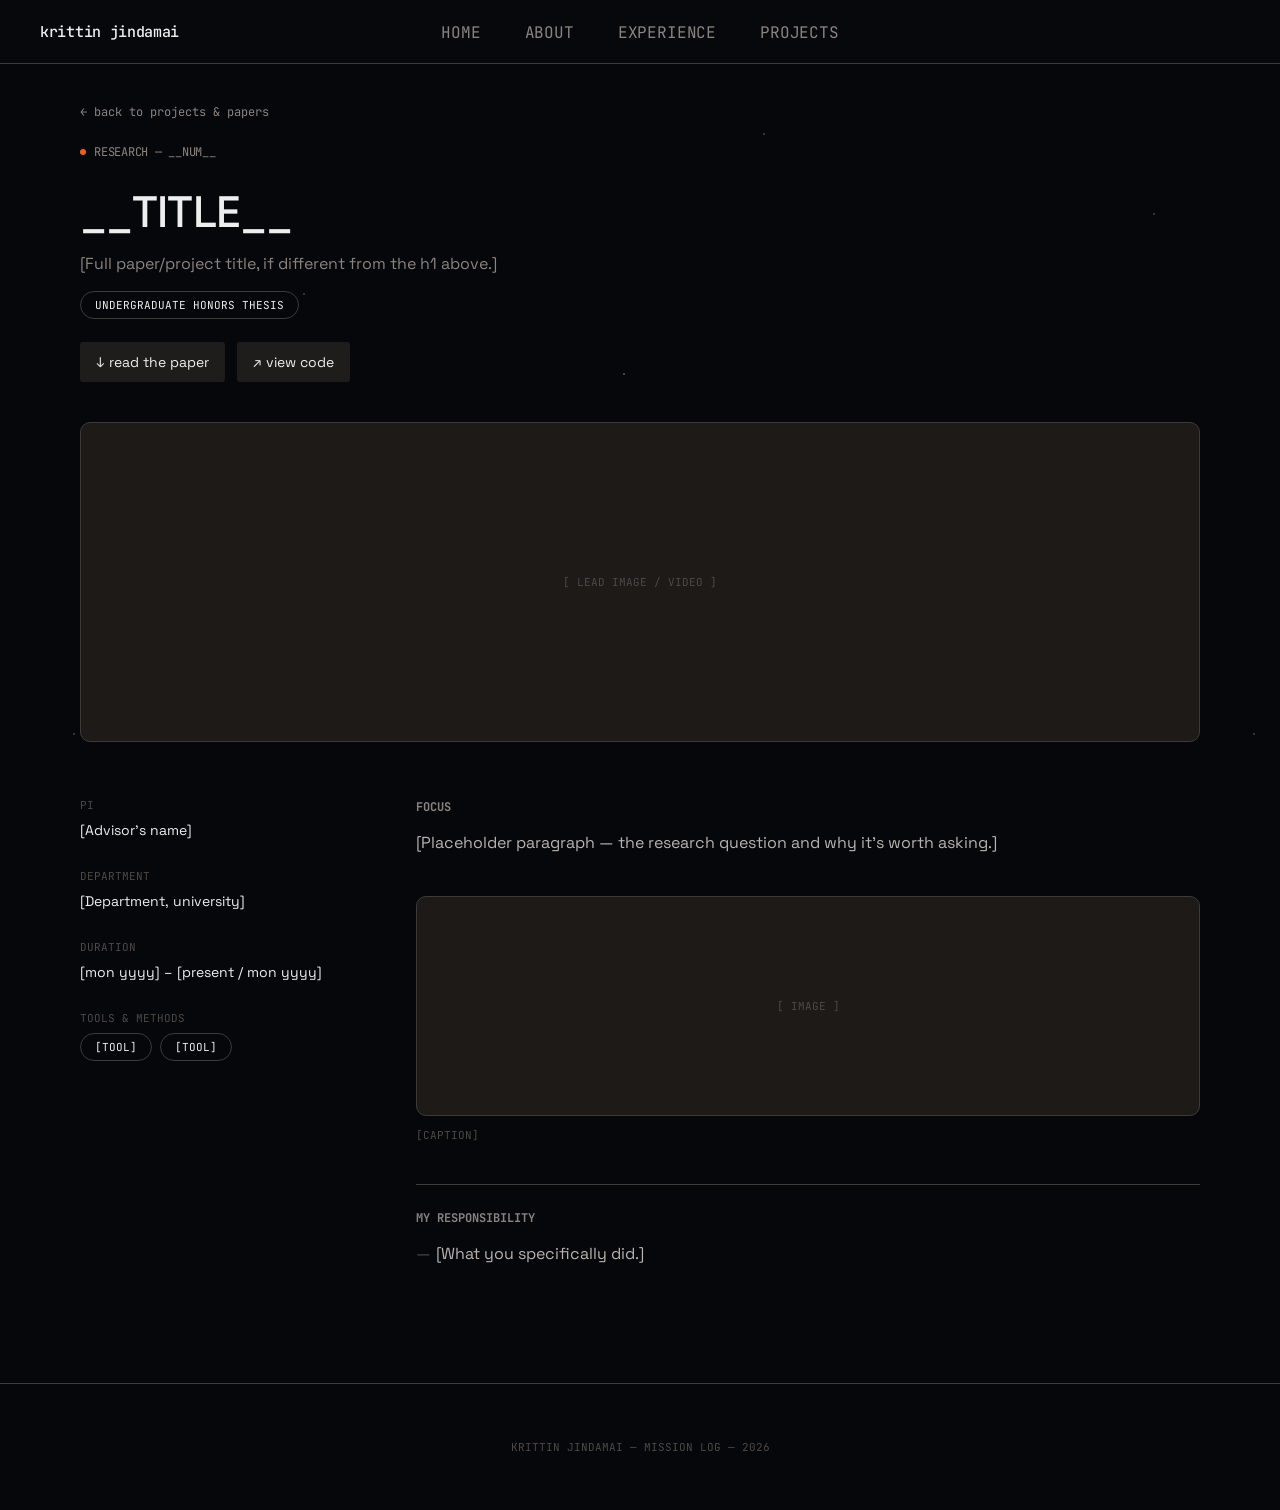
<file: projects/_template-research.html>
﻿<!doctype html>
<html lang="en">
<head>
  <meta charset="utf-8">
  <meta name="viewport" content="width=device-width, initial-scale=1">
  <title>__TITLE__ — Krittin Jindamai</title>

  <link rel="preconnect" href="https://fonts.googleapis.com">
  <link rel="preconnect" href="https://fonts.gstatic.com" crossorigin>
  <link href="https://fonts.googleapis.com/css2?family=Space+Grotesk:wght@400;500;600&family=JetBrains+Mono:wght@400;500&display=swap" rel="stylesheet">
  <link rel="stylesheet" href="../css/style.css?v=20260831g">

  <!-- In <head> and render-blocking, deliberately — see index.html. -->
  <script src="../js/main.js?v=20260831f"></script>
</head>
<body>

  <div class="nebula" id="nebula"></div>

  <div class="stars" id="stars">
      <div class="star-layer star-mid"  data-depth="0.10" data-drift="15"></div>
    </div>

  <nav class="topnav">
    <div class="wordmark">krittin jindamai</div>
    <div class="navlinks">
      <a href="../index.html#home">home</a>
      <a href="../index.html#about">about</a>
      <a href="../index.html#experience">experience</a>
      <a href="../index.html#projects">projects</a>
      <span class="nav-indicator" id="nav-indicator"></span>
    </div>
    <div class="scroll-progress" id="scroll-progress"></div>
  </nav>

  <a class="back-link" href="../index.html#projects">← back to projects &amp; papers</a>

  <!-- RESEARCH page — distinct from the build/design projects' _template.html.
       Krittin: "for each project page from now on research and project will
       be different". Fields are PI/department/duration/focus/responsibility
       instead of timeframe/role/team/tools, because a lab research entry
       doesn't have those the way a build project does. Currently only CBF
       (ros-research.html) and CMG (thesis.html) are research; duplicate THIS
       file for any future one, _template.html for anything else. -->
  <div class="detail-header">
    <div class="eyebrow"><span class="dot"></span>research — __NUM__</div>
    <h1 class="detail-title">__TITLE__</h1>
    <div class="detail-sub">[Full paper/project title, if different from the h1 above.]</div>
    <!-- Only for an undergraduate thesis — delete this row entirely on a
         page that isn't one (see thesis.html vs. ros-research.html). -->
    <div class="detail-tags"><span class="tag">undergraduate honors thesis</span></div>
    <!-- Visible call-to-action row, not buried in the facts sidebar —
         Krittin: "add button somewhere make it visible so they can access
         the paper", same for the code link. Point the second at the real
         repo once one exists; leave href="#" (matches how the hero's
         not-yet-provided links behave) until then. -->
    <div class="detail-cta">
      <a class="paper-btn" href="../assets/papers/__SLUG__.pdf" target="_blank" rel="noopener">↓ read the paper</a>
      <a class="paper-btn" href="#" target="_blank" rel="noopener">↗ view code</a>
    </div>
  </div>

  <!-- The one LEAD shot — whichever image or video is most representative —
       stays here and keeps the page's only `view-transition-name:proj-media`.
       Everything else goes inside .desc below, scattered between paragraphs
       instead of gathered into a gallery; see the .detail-figure note in
       style.css. Swap for <img src="…" alt="…"> or <video …> once real files
       exist — sizing is already handled. -->
  <div class="detail-media">
    <div class="detail-media-inner">[ lead image / video ]</div>
  </div>

  <div class="detail-body">
    <div class="facts" data-reveal>
      <div class="fact-block">
        <div class="fact-label">PI</div>
        <div class="fact-value">[Advisor's name]</div>
      </div>
      <div class="fact-block">
        <div class="fact-label">department</div>
        <div class="fact-value">[Department, university]</div>
      </div>
      <div class="fact-block">
        <div class="fact-label">duration</div>
        <div class="fact-value">[mon yyyy] – [present / mon yyyy]</div>
      </div>
      <div class="fact-block">
        <div class="fact-label">tools &amp; methods</div>
        <div class="tag-row">
          <div class="tag">[Tool]</div>
          <div class="tag">[Tool]</div>
        </div>
      </div>
    </div>

    <div class="desc" data-reveal>
      <h3>focus</h3>
      <p>[Placeholder paragraph — the research question and why it's worth asking.]</p>

      <!-- One extra image, placed where it makes sense for THIS project — add
           `detail-figure--inset align-left` or `align-right` for a
           reduced-width figure instead of full column width; see style.css.
           Duplicate this block per remaining image/video. -->
      <figure class="detail-figure">
        <div class="detail-figure-media">[ image ]</div>
        <figcaption>[caption]</figcaption>
      </figure>

      <h3>my responsibility</h3>
      <ul>
        <li>[What you specifically did.]</li>
      </ul>
    </div>
  </div>

  <footer>krittin jindamai — mission log — 2026</footer>

</body>
</html>
</file>
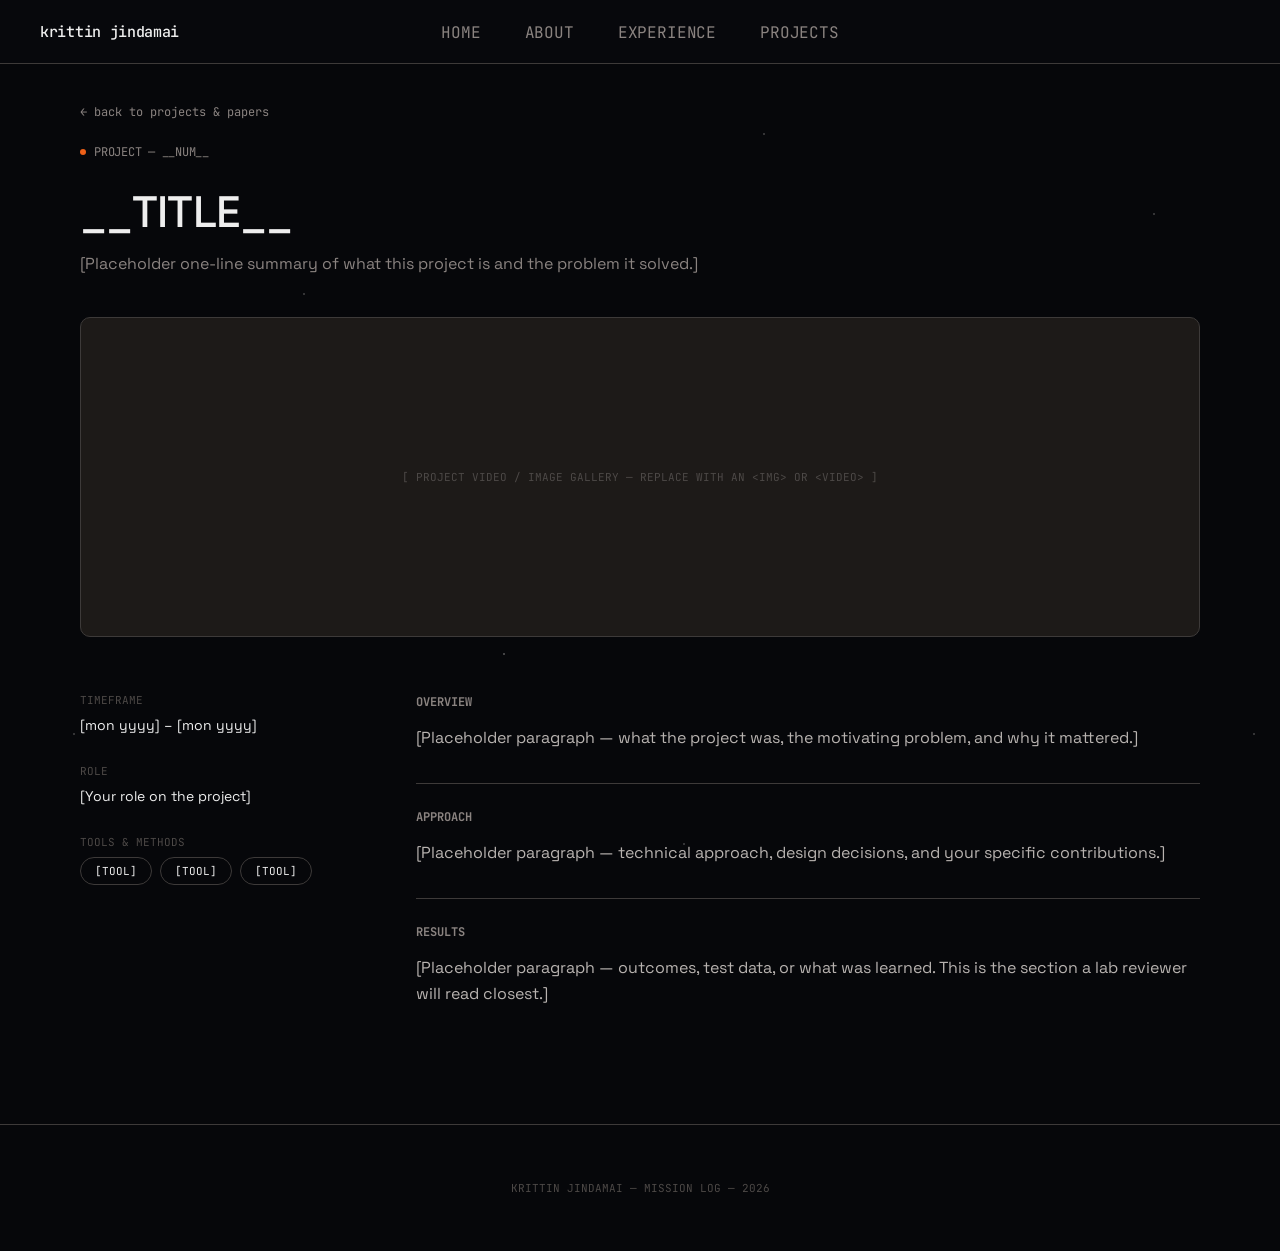
<file: projects/_template.html>
﻿<!doctype html>
<html lang="en">
<head>
  <meta charset="utf-8">
  <meta name="viewport" content="width=device-width, initial-scale=1">
  <title>__TITLE__ — Krittin Jindamai</title>

  <link rel="preconnect" href="https://fonts.googleapis.com">
  <link rel="preconnect" href="https://fonts.gstatic.com" crossorigin>
  <link href="https://fonts.googleapis.com/css2?family=Space+Grotesk:wght@400;500;600&family=JetBrains+Mono:wght@400;500&display=swap" rel="stylesheet">
  <link rel="stylesheet" href="../css/style.css?v=20260831g">

  <!-- In <head> and render-blocking, deliberately — see index.html. -->
  <script src="../js/main.js?v=20260831f"></script>
</head>
<body>

  <div class="nebula" id="nebula"></div>

  <div class="stars" id="stars">
      <div class="star-layer star-mid"  data-depth="0.10" data-drift="15"></div>
    </div>

  <nav class="topnav">
    <div class="wordmark">krittin jindamai</div>
    <div class="navlinks">
      <a href="../index.html#home">home</a>
      <a href="../index.html#about">about</a>
      <a href="../index.html#experience">experience</a>
      <a href="../index.html#projects">projects</a>
      <span class="nav-indicator" id="nav-indicator"></span>
    </div>
    <div class="scroll-progress" id="scroll-progress"></div>
  </nav>

  <a class="back-link" href="../index.html#projects">← back to projects &amp; papers</a>

  <div class="detail-header">
    <div class="eyebrow"><span class="dot"></span>project — __NUM__</div>
    <h1 class="detail-title">__TITLE__</h1>
    <div class="detail-sub">[Placeholder one-line summary of what this project is and the problem it solved.]</div>
  </div>

  <div class="detail-media">
    <div class="detail-media-inner">[ project video / image gallery — replace with an &lt;img&gt; or &lt;video&gt; ]</div>
  </div>

  <div class="detail-body">
    <div class="facts" data-reveal>
      <div class="fact-block">
        <div class="fact-label">timeframe</div>
        <div class="fact-value">[mon yyyy] – [mon yyyy]</div>
      </div>
      <div class="fact-block">
        <div class="fact-label">role</div>
        <div class="fact-value">[Your role on the project]</div>
      </div>
      <div class="fact-block">
        <div class="fact-label">tools &amp; methods</div>
        <div class="tag-row">
          <div class="tag">[Tool]</div>
          <div class="tag">[Tool]</div>
          <div class="tag">[Tool]</div>
        </div>
      </div>
      <!-- No "paper" row here — Krittin: "for all the projects not research
           paper no need link to paper". Only the two research pages
           (_template-research.html) publish a paper. A "code" row like this
           one is fine to add once a GitHub repo exists for a given project:
      <div class="fact-block">
        <div class="fact-label">code</div>
        <a class="paper-btn" href="#" target="_blank" rel="noopener">↗ view code</a>
      </div>
      -->
    </div>

    <div class="desc" data-reveal>
      <h3>overview</h3>
      <p>[Placeholder paragraph — what the project was, the motivating problem, and why it mattered.]</p>
      <h3>approach</h3>
      <p>[Placeholder paragraph — technical approach, design decisions, and your specific contributions.]</p>
      <h3>results</h3>
      <p>[Placeholder paragraph — outcomes, test data, or what was learned. This is the section a lab reviewer will read closest.]</p>
    </div>
  </div>

  <footer>krittin jindamai — mission log — 2026</footer>

</body>
</html>
</file>
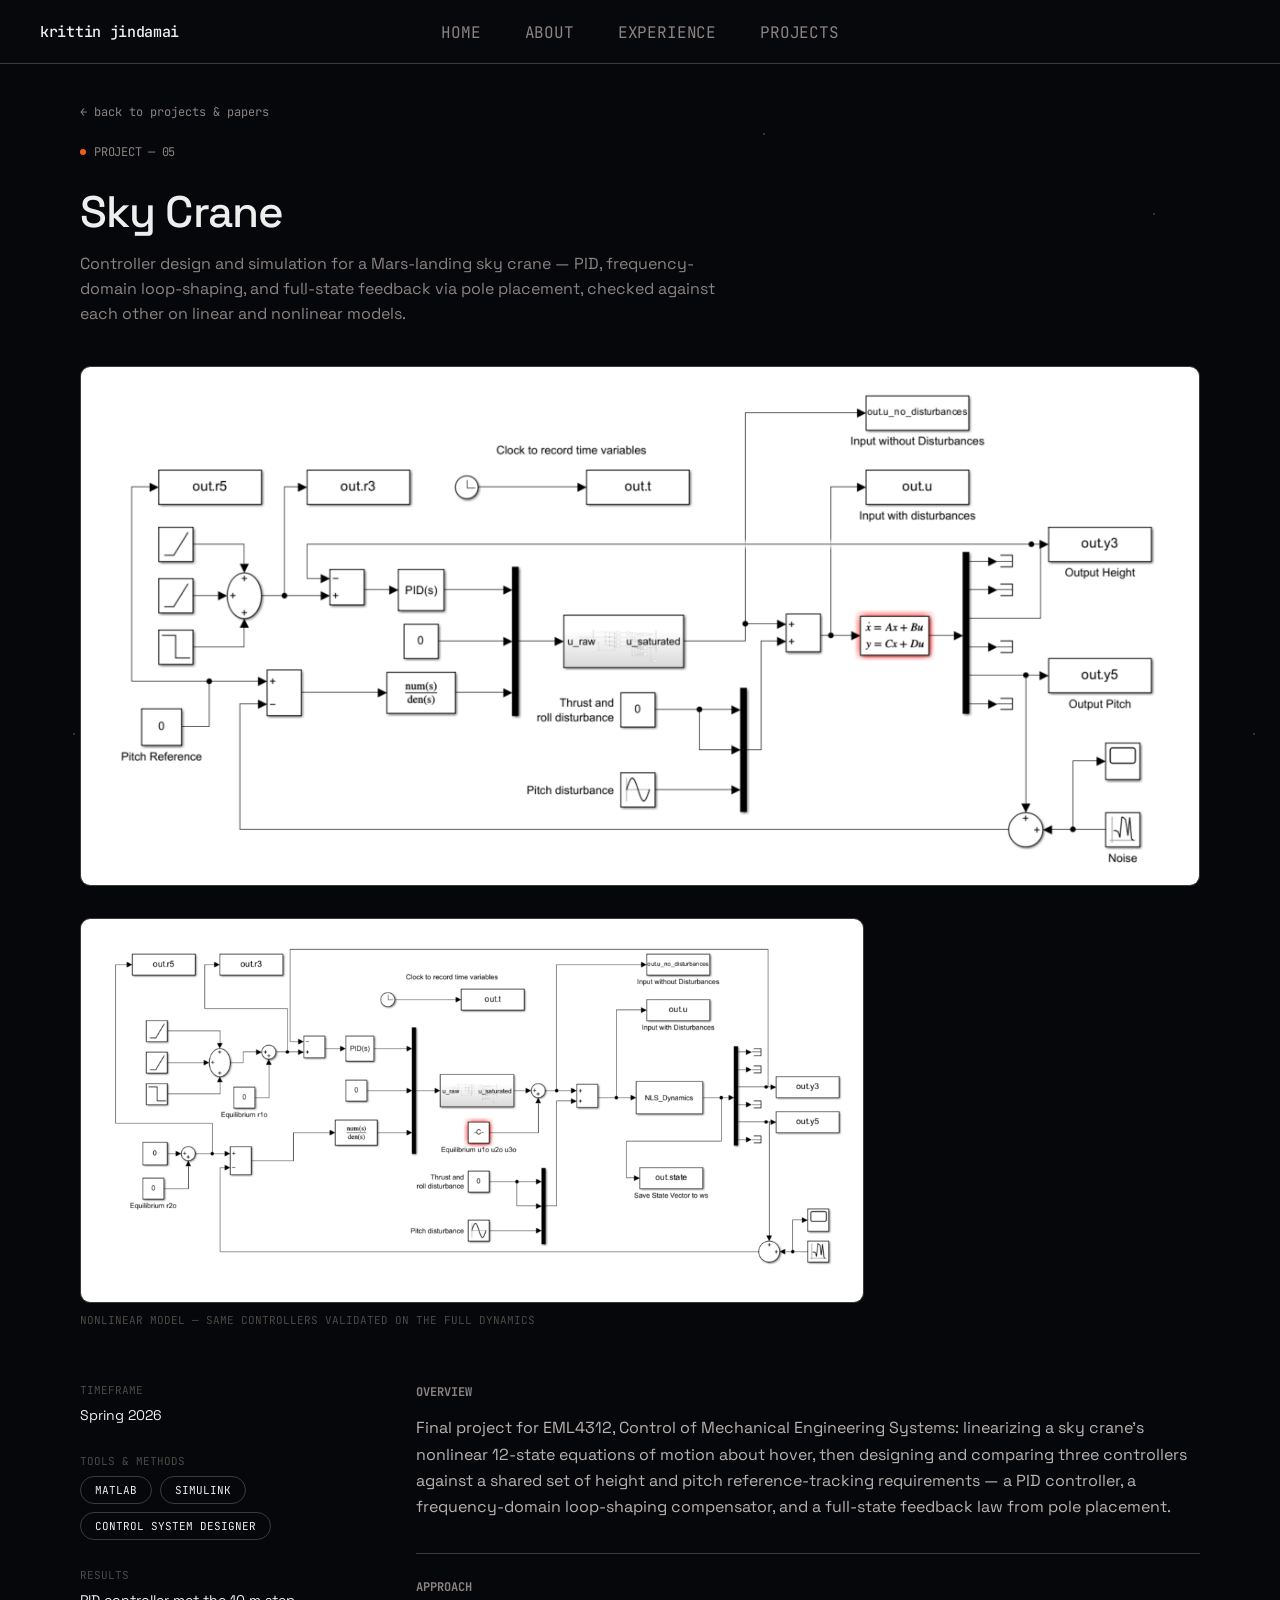
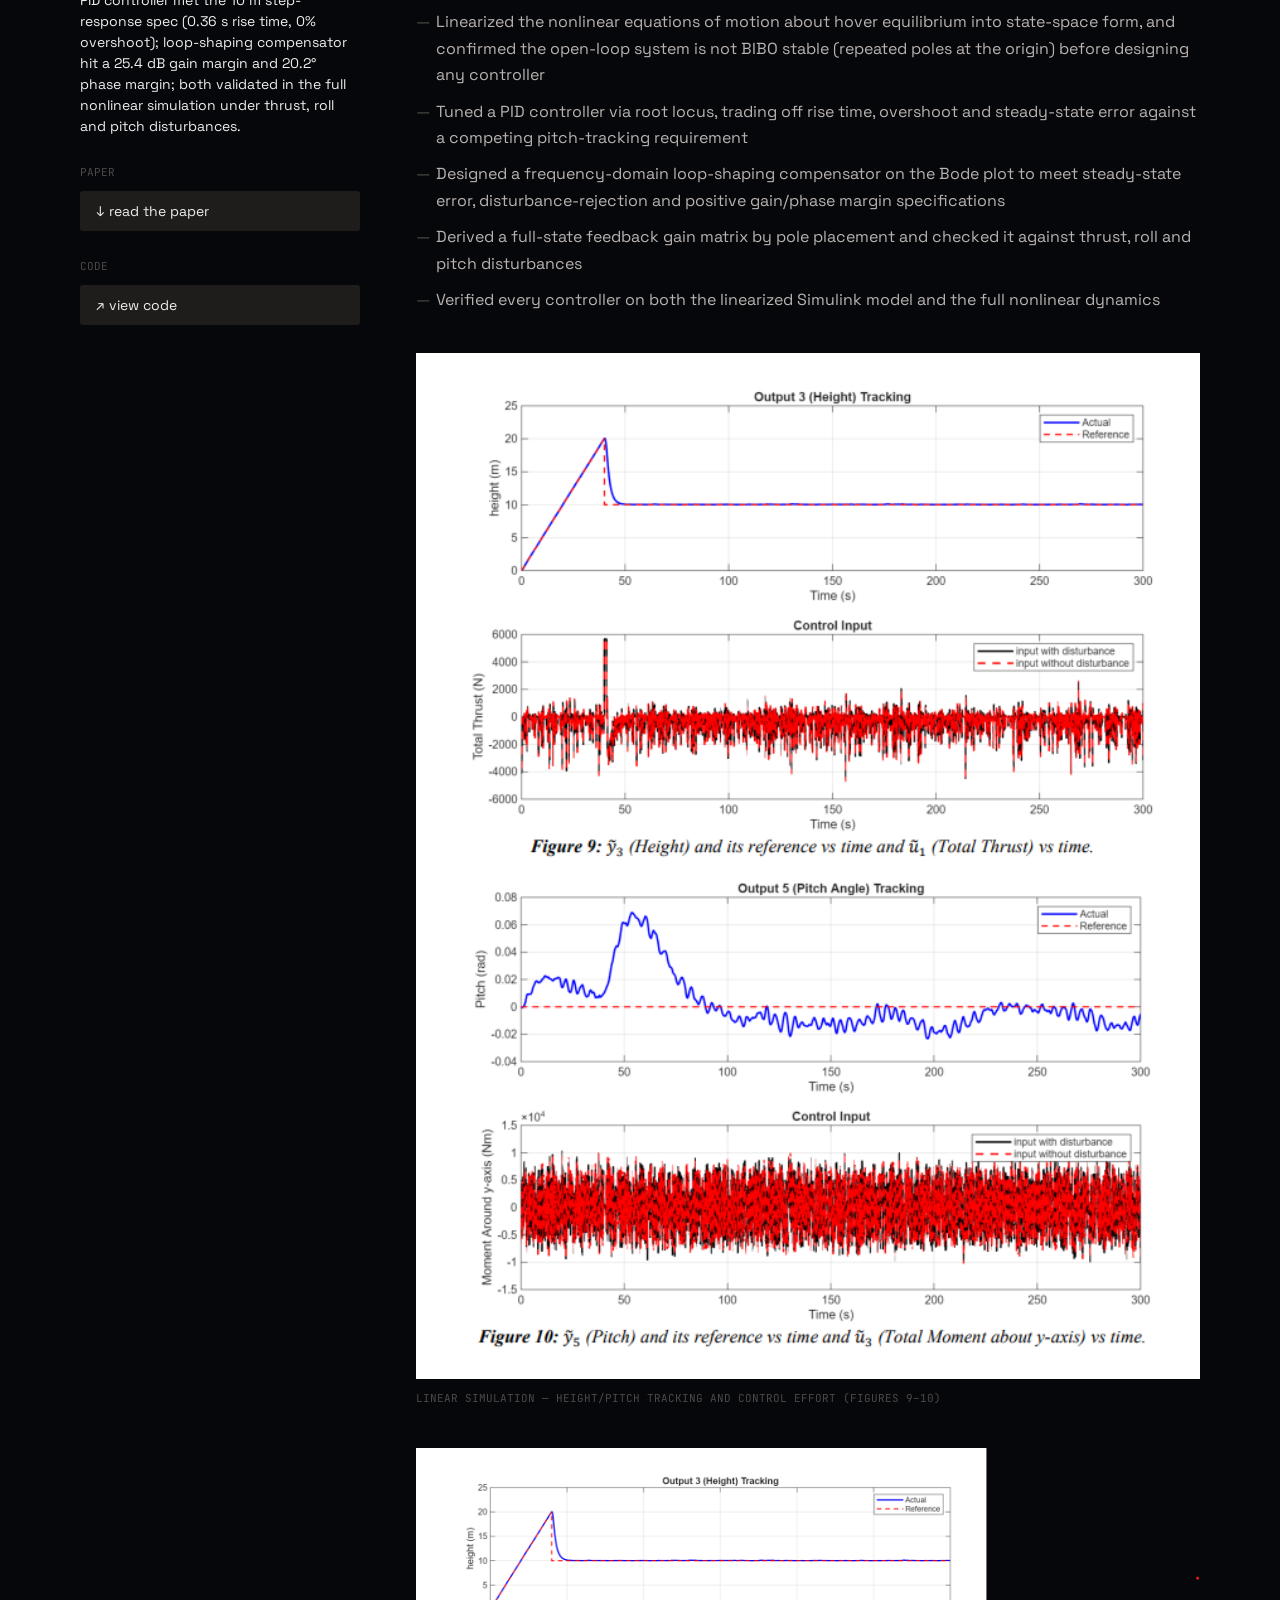
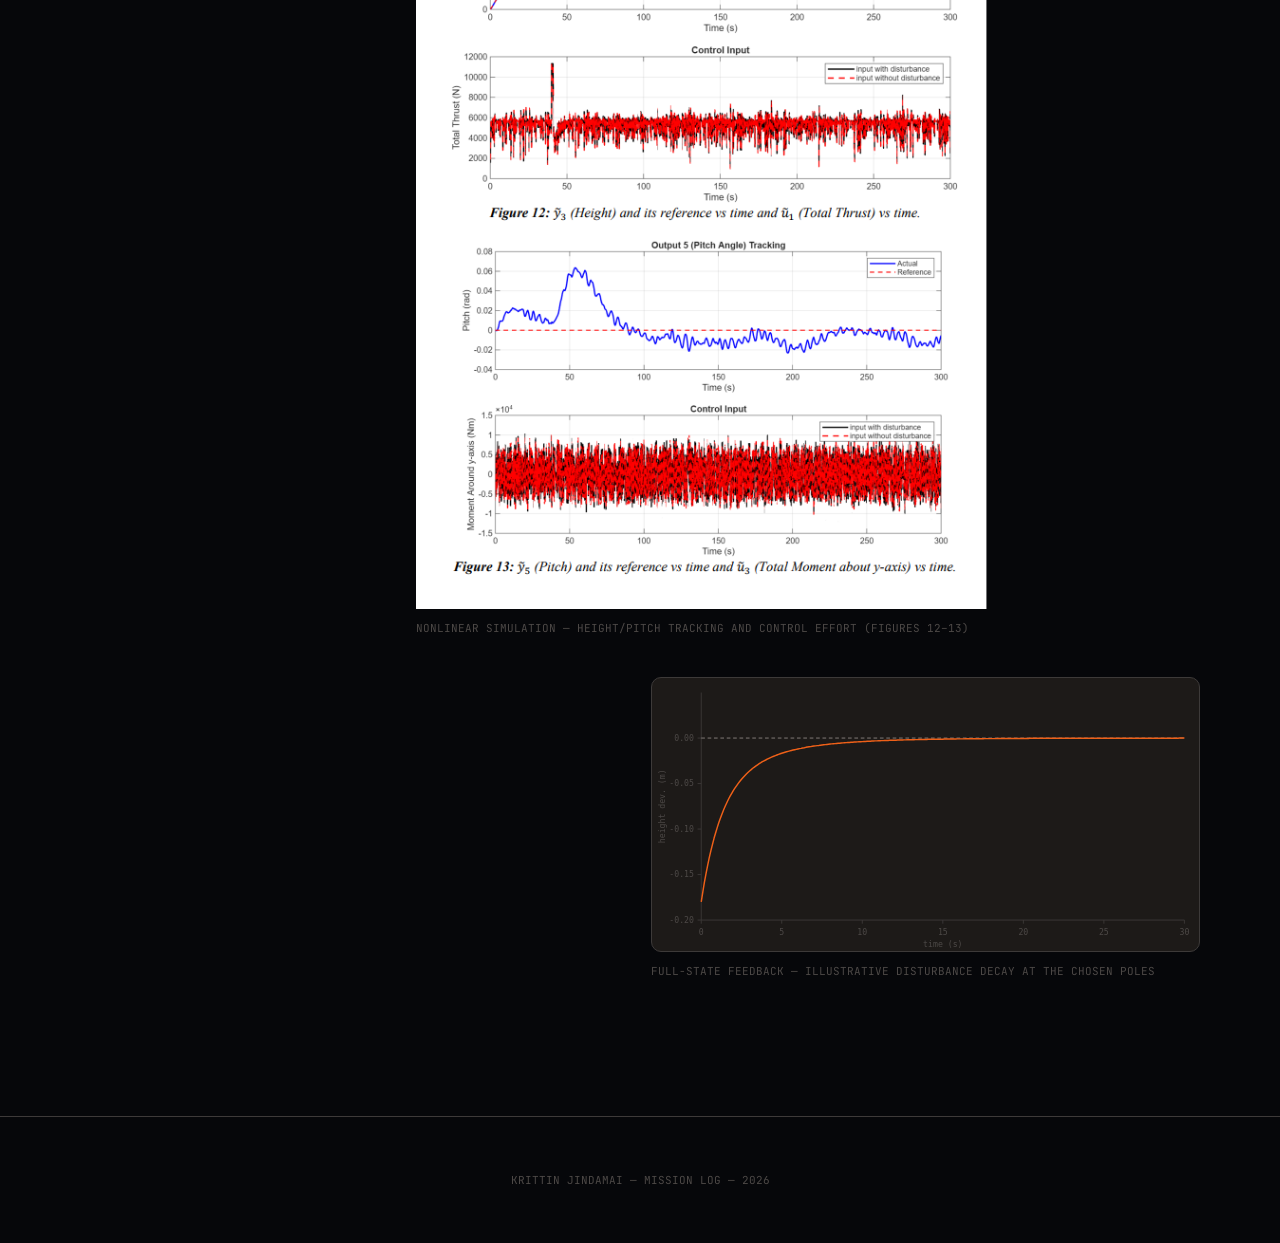
<file: projects/controls-final-project.html>
﻿<!doctype html>
<html lang="en">
<head>
  <meta charset="utf-8">
  <meta name="viewport" content="width=device-width, initial-scale=1">
  <title>Sky Crane — Krittin Jindamai</title>

  <link rel="preconnect" href="https://fonts.googleapis.com">
  <link rel="preconnect" href="https://fonts.gstatic.com" crossorigin>
  <link href="https://fonts.googleapis.com/css2?family=Space+Grotesk:wght@400;500;600&family=JetBrains+Mono:wght@400;500&display=swap" rel="stylesheet">
  <link rel="stylesheet" href="../css/style.css?v=20260831g">

  <!-- In <head> and render-blocking, deliberately — see index.html. -->
  <script src="../js/main.js?v=20260831f"></script>
</head>
<body>

  <div class="nebula" id="nebula"></div>

  <div class="stars" id="stars">
      <div class="star-layer star-mid"  data-depth="0.10" data-drift="15"></div>
    </div>

  <nav class="topnav">
    <div class="wordmark">krittin jindamai</div>
    <div class="navlinks">
      <a href="../index.html#home">home</a>
      <a href="../index.html#about">about</a>
      <a href="../index.html#experience">experience</a>
      <a href="../index.html#projects">projects</a>
      <span class="nav-indicator" id="nav-indicator"></span>
    </div>
    <div class="scroll-progress" id="scroll-progress"></div>
  </nav>

  <a class="back-link" href="../index.html#projects">← back to projects &amp; papers</a>

  <div class="detail-header">
    <div class="eyebrow"><span class="dot"></span>project — 05</div>
    <h1 class="detail-title">Sky Crane</h1>
    <div class="detail-sub">Controller design and simulation for a Mars-landing sky crane — PID, frequency-domain loop-shaping, and full-state feedback via pole placement, checked against each other on linear and nonlinear models.</div>
  </div>

  <!-- Krittin: "add the 2 simulink models at the top dont add them in the
       same box have 2 separate box and make the placement abstract" — the
       linear model (linsim.slx) keeps the page's one .detail-media-inner
       (its view-transition-name); the nonlinear validation model
       (nonlinsim.slx) is a second, narrower .detail-figure-media box pushed
       to one side in .sim-secondary below, rather than a mirrored 2-up
       grid. See that class in style.css. -->
  <div class="detail-media">
    <div class="detail-media-inner">
      <img loading="lazy" decoding="async" src="../assets/images/projects/crane-linear-simulink.png" alt="Linear Simulink model — PID/loop-shaping/pole-placement controller driving the linearized state-space plant with thrust, roll and pitch disturbances">
    </div>
  </div>

  <div class="sim-secondary">
    <figure class="detail-figure detail-figure--inset align-left">
      <div class="detail-figure-media"><img loading="lazy" decoding="async" class="is-chart" src="../assets/images/projects/crane-nonlinear-simulink.png" alt="Nonlinear Simulink model — the same controllers driving the full nonlinear equations of motion for validation"></div>
      <figcaption>nonlinear model — same controllers validated on the full dynamics</figcaption>
    </figure>
  </div>

  <div class="detail-body">
    <div class="facts" data-reveal>
      <div class="fact-block">
        <div class="fact-label">timeframe</div>
        <div class="fact-value">Spring 2026</div>
      </div>
      <div class="fact-block">
        <div class="fact-label">tools &amp; methods</div>
        <div class="tag-row">
          <div class="tag">MATLAB</div>
          <div class="tag">Simulink</div>
          <div class="tag">Control System Designer</div>
        </div>
      </div>
      <div class="fact-block">
        <div class="fact-label">results</div>
        <div class="fact-value">PID controller met the 10 m step-response spec (0.36 s rise time, 0% overshoot); loop-shaping compensator hit a 25.4 dB gain margin and 20.2° phase margin; both validated in the full nonlinear simulation under thrust, roll and pitch disturbances.</div>
      </div>
      <div class="fact-block">
        <div class="fact-label">paper</div>
        <a class="paper-btn" href="../assets/papers/controls-final-project.pdf" target="_blank" rel="noopener">↓ read the paper</a>
      </div>
      <div class="fact-block">
        <div class="fact-label">code</div>
        <a class="paper-btn" href="#" target="_blank" rel="noopener">↗ view code</a>
      </div>
    </div>

    <div class="desc" data-reveal>
      <h3>overview</h3>
      <p>Final project for EML4312, Control of Mechanical Engineering Systems: linearizing a sky crane's nonlinear 12-state equations of motion about hover, then designing and comparing three controllers against a shared set of height and pitch reference-tracking requirements — a PID controller, a frequency-domain loop-shaping compensator, and a full-state feedback law from pole placement.</p>

      <h3>approach</h3>
      <ul>
        <li>Linearized the nonlinear equations of motion about hover equilibrium into state-space form, and confirmed the open-loop system is not BIBO stable (repeated poles at the origin) before designing any controller</li>
        <li>Tuned a PID controller via root locus, trading off rise time, overshoot and steady-state error against a competing pitch-tracking requirement</li>
        <li>Designed a frequency-domain loop-shaping compensator on the Bode plot to meet steady-state error, disturbance-rejection and positive gain/phase margin specifications</li>
        <li>Derived a full-state feedback gain matrix by pole placement and checked it against thrust, roll and pitch disturbances</li>
        <li>Verified every controller on both the linearized Simulink model and the full nonlinear dynamics</li>
      </ul>

      <!-- Krittin added the real exported plots (linsim/nonlinsim result,
           Figures 9/10 and 12/13 from the paper) — these replace the earlier
           AI-simulated PID/loop-shaping stand-ins now that real ones exist,
           since a real result beats a reconstruction of the same thing.
           Pole placement still has no exported plot, so it keeps the
           AI-simulated illustrative curve (flagged as such below).

           Krittin: "dont cut off the plots show the entire plots" — each is
           a tall 4-subplot composite (two figures baked into one image),
           and the boxed `.detail-figure-media` (max-height:440px) squeezed
           them down to near-illegible even with `.is-chart`'s `contain`
           (which avoids cropping but not shrinking). `.detail-figure--plain`
           instead — full column width, natural aspect ratio, no height cap
           — same fix already used for Navigator's flight-log results. -->
      <figure class="detail-figure detail-figure--plain">
        <img loading="lazy" decoding="async" src="../assets/images/projects/crane-linsim-result.png" alt="Linear simulation results — height and pitch tracking with disturbance, and their control inputs, vs time">
        <figcaption>linear simulation — height/pitch tracking and control effort (Figures 9–10)</figcaption>
      </figure>
      <figure class="detail-figure detail-figure--plain">
        <img loading="lazy" decoding="async" src="../assets/images/projects/crane-nonlinsim-result.png" alt="Nonlinear simulation results — height and pitch tracking with disturbance, and their control inputs, vs time">
        <figcaption>nonlinear simulation — height/pitch tracking and control effort (Figures 12–13)</figcaption>
      </figure>
      <!-- Krittin: "add the plots by yourself based on the paper" — no
           exported figure exists for pole placement, so this is this
           project's own real closed-loop poles/K-matrix simulated fresh
           (RK4 on the controllable-canonical realization), not invented
           numbers. Illustrative only — an even mix of decay modes at the
           paper's actual 10 chosen poles, not a replica of its noisy
           pulse-disturbance sim, which needs the full nonlinear model to
           reproduce exactly — flag as needing his read-through. -->
      <figure class="detail-figure detail-figure--inset align-right">
        <div class="detail-figure-media"><img loading="lazy" decoding="async" class="is-chart" src="../assets/images/projects/crane-poleplacement-response.svg" alt="Full-state feedback — illustrative decay of a height disturbance under the chosen pole placement"></div>
        <figcaption>full-state feedback — illustrative disturbance decay at the chosen poles</figcaption>
      </figure>
    </div>
  </div>

  <footer>krittin jindamai — mission log — 2026</footer>

</body>
</html>
</file>
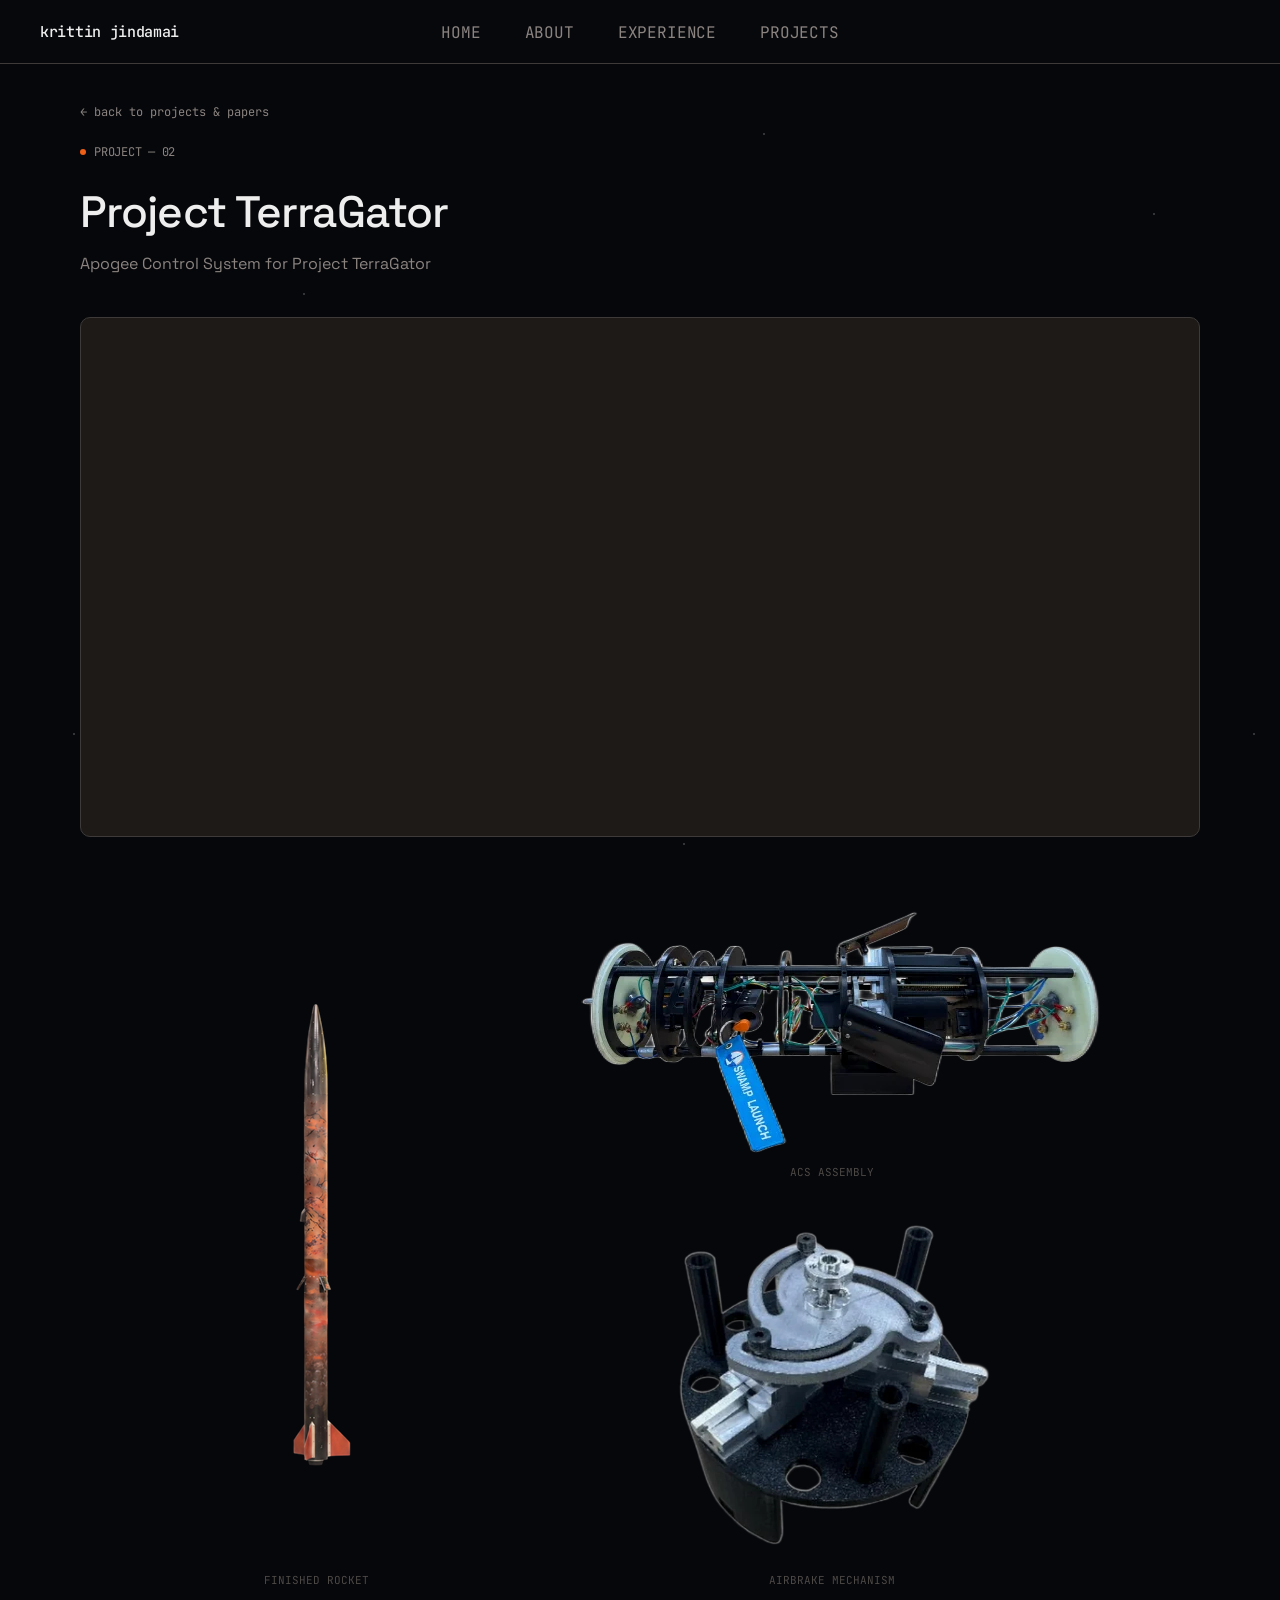
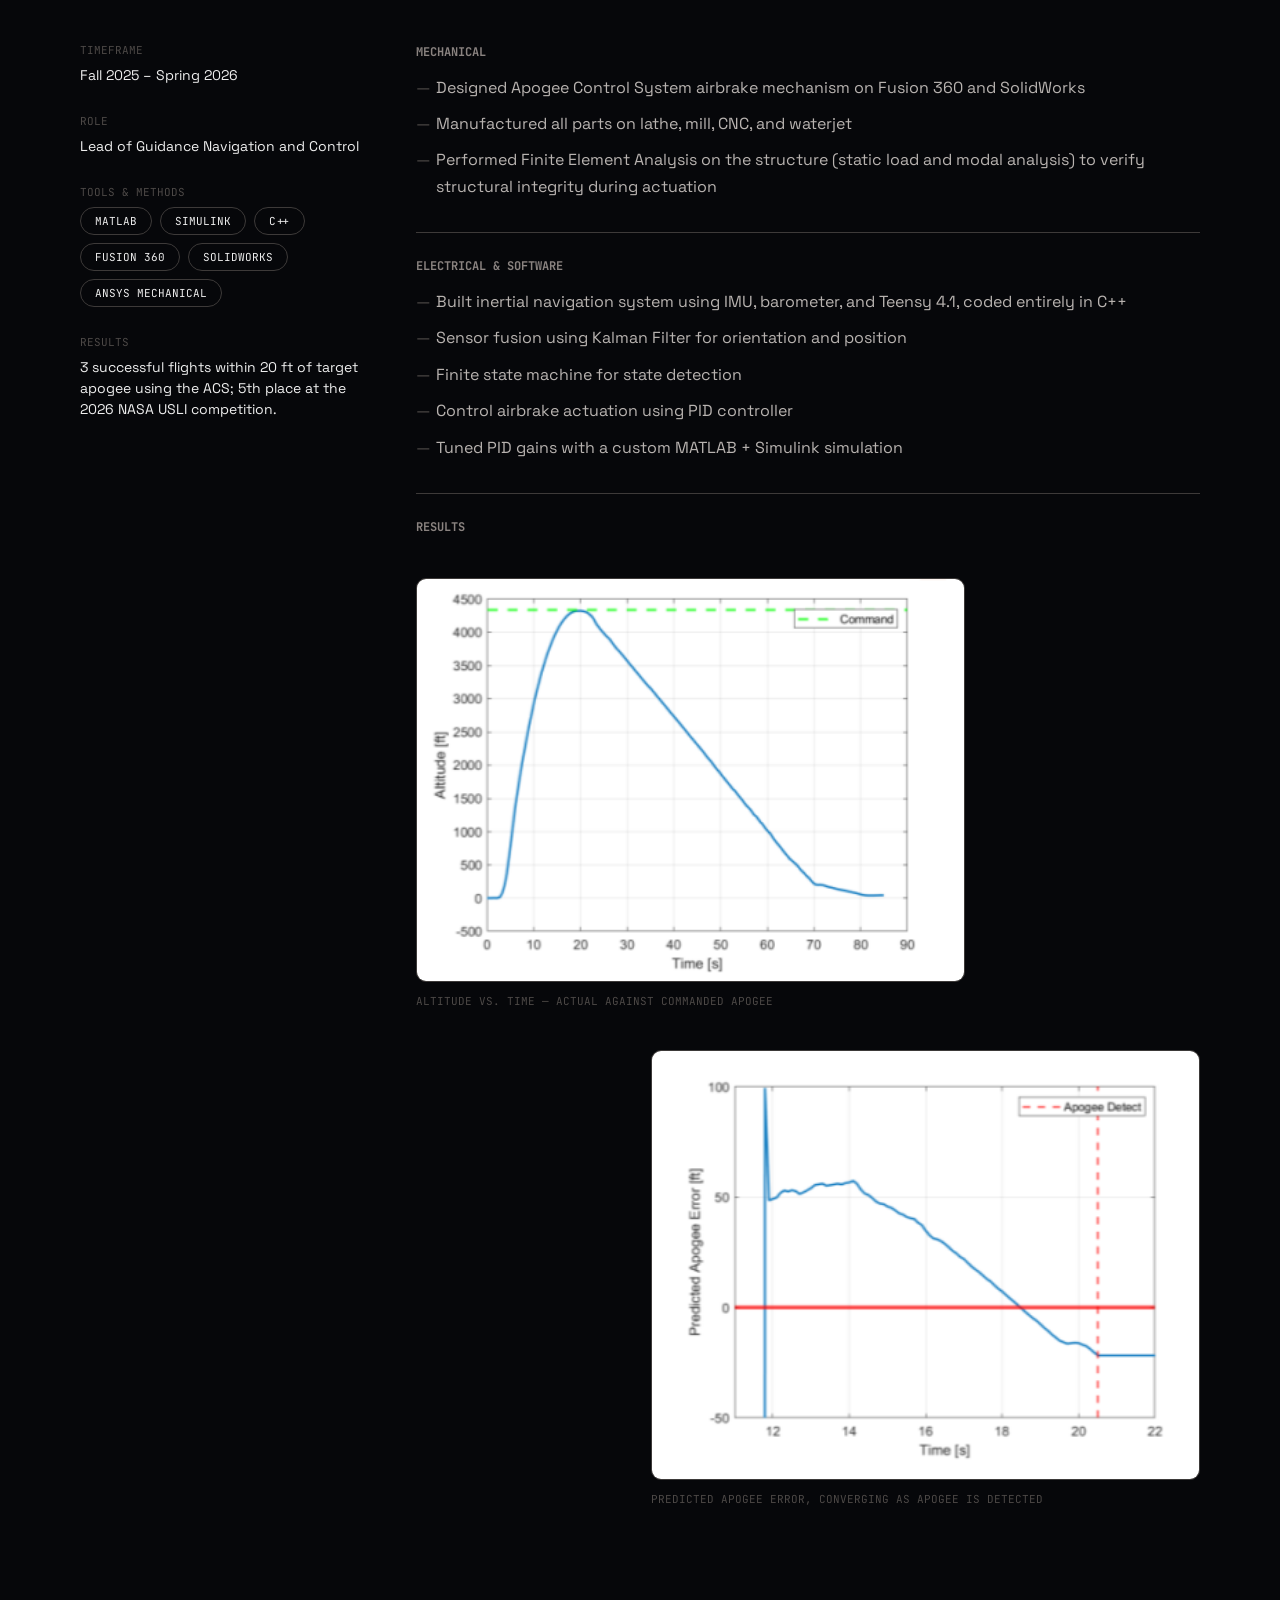
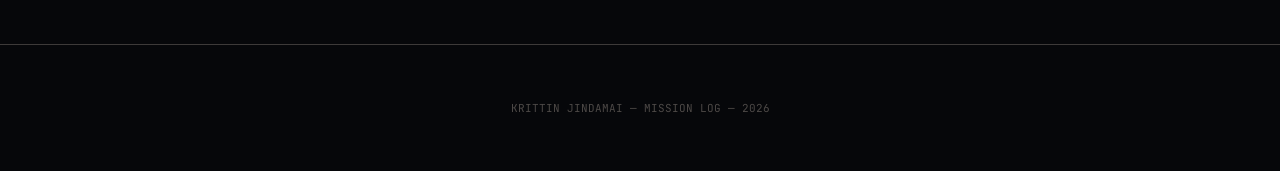
<file: projects/rocket-airbrake.html>
﻿<!doctype html>
<html lang="en">
<head>
  <meta charset="utf-8">
  <meta name="viewport" content="width=device-width, initial-scale=1">
  <title>Project TerraGator — Krittin Jindamai</title>

  <link rel="preconnect" href="https://fonts.googleapis.com">
  <link rel="preconnect" href="https://fonts.gstatic.com" crossorigin>
  <link href="https://fonts.googleapis.com/css2?family=Space+Grotesk:wght@400;500;600&family=JetBrains+Mono:wght@400;500&display=swap" rel="stylesheet">
  <link rel="stylesheet" href="../css/style.css?v=20260831g">

  <!-- In <head> and render-blocking, deliberately — see index.html. -->
  <script src="../js/main.js?v=20260831f"></script>
</head>
<body>

  <div class="nebula" id="nebula"></div>

  <div class="stars" id="stars">
      <div class="star-layer star-mid"  data-depth="0.10" data-drift="15"></div>
    </div>

  <nav class="topnav">
    <div class="wordmark">krittin jindamai</div>
    <div class="navlinks">
      <a href="../index.html#home">home</a>
      <a href="../index.html#about">about</a>
      <a href="../index.html#experience">experience</a>
      <a href="../index.html#projects">projects</a>
      <span class="nav-indicator" id="nav-indicator"></span>
    </div>
    <div class="scroll-progress" id="scroll-progress"></div>
  </nav>

  <a class="back-link" href="../index.html#projects">← back to projects &amp; papers</a>

  <div class="detail-header">
    <div class="eyebrow"><span class="dot"></span>project — 02</div>
    <h1 class="detail-title">Project TerraGator</h1>
    <div class="detail-sub">Apogee Control System for Project TerraGator</div>
  </div>

  <!-- Lead: the 14s flight/product video, by itself — Krittin: "add the
       video 14seconds one to the top before all the images by itself and
       make it start 1s after that project page loads". Source
       (assets/video/Terragator.mov, 1920x1080, 85MB, H.264) was way too
       heavy to ship as-is; assets/video/terragator.mp4 is a 1280x720
       re-encode (CRF 27, +faststart) at ~7.5MB. Muted is required for the
       delayed .play() below to be allowed at all — browsers block
       autoplay-with-sound without a user gesture, muted or not; see the
       script at the end of body. Keeps the page's one
       `view-transition-name:proj-media` (on `.detail-media-inner`). -->
  <div class="detail-media">
    <div class="detail-media-inner">
      <video id="terragator-video" muted playsinline loop preload="metadata">
        <source src="../assets/video/terragator.mp4" type="video/mp4">
      </video>
    </div>
  </div>

  <!-- Krittin: "remove background for Terra, ACS, ACS1 and attach them as
       image of 3D model and space them out instead of being confined in
       block must see the entire model not image cutoff" — background-removed
       cutouts (acs.webp/acs-2.webp made from the white-background originals
       via Higgsfield's remove_background, terragator.png already had no
       background) floating directly on the page rather than cropped into a
       bordered box.

       Krittin: "put acs 2 under acs 1, and make rocket as tall as acs 1 and
       2 stacking on top of each other" — ACS 2 moved under ACS 1
       (.cutout-stack, its own column) and the rocket is `.is-tall` so it
       stretches to match that stack's combined height (`align-items:stretch`
       on .cutout-row + `flex:1` on its own img) instead of sitting at its
       own shorter natural height like the other two. See .cutout-row in
       style.css. -->
  <div class="cutout-row">
    <figure class="cutout is-tall">
      <img loading="lazy" decoding="async" src="../assets/images/projects/terragator.png" alt="Project TerraGator, finished rocket">
      <figcaption>finished rocket</figcaption>
    </figure>
    <div class="cutout-stack">
      <figure class="cutout">
        <img loading="lazy" decoding="async" src="../assets/images/projects/acs.webp" alt="Apogee Control System assembly, airbrake deployed, wiring visible">
        <figcaption>ACS assembly</figcaption>
      </figure>
      <figure class="cutout">
        <img loading="lazy" decoding="async" src="../assets/images/projects/acs-2.webp" alt="Apogee Control System CAM-slot airbrake mechanism, close-up">
        <figcaption>airbrake mechanism</figcaption>
      </figure>
    </div>
  </div>

  <div class="detail-body">
    <div class="facts" data-reveal>
      <div class="fact-block">
        <div class="fact-label">timeframe</div>
        <div class="fact-value">Fall 2025 – Spring 2026</div>
      </div>
      <div class="fact-block">
        <div class="fact-label">role</div>
        <div class="fact-value">Lead of Guidance Navigation and Control</div>
      </div>
      <div class="fact-block">
        <div class="fact-label">tools &amp; methods</div>
        <div class="tag-row">
          <div class="tag">MATLAB</div>
          <div class="tag">Simulink</div>
          <div class="tag">C++</div>
          <div class="tag">Fusion 360</div>
          <div class="tag">SolidWorks</div>
          <div class="tag">Ansys Mechanical</div>
        </div>
      </div>
      <div class="fact-block">
        <div class="fact-label">results</div>
        <div class="fact-value">3 successful flights within 20 ft of target apogee using the ACS; 5th place at the 2026 NASA USLI competition.</div>
      </div>
    </div>

    <!-- Krittin gave this split by discipline rather than as overview/
         approach/results prose, so it's kept that way — "mechanical" and
         "electrical & software" instead of the usual three paragraphs. -->
    <div class="desc" data-reveal>
      <h3>mechanical</h3>
      <ul>
        <li>Designed Apogee Control System airbrake mechanism on Fusion 360 and SolidWorks</li>
        <li>Manufactured all parts on lathe, mill, CNC, and waterjet</li>
        <li>Performed Finite Element Analysis on the structure (static load and modal analysis) to verify structural integrity during actuation</li>
      </ul>

      <h3>electrical &amp; software</h3>
      <ul>
        <li>Built inertial navigation system using IMU, barometer, and Teensy 4.1, coded entirely in C++</li>
        <li>Sensor fusion using Kalman Filter for orientation and position</li>
        <li>Finite state machine for state detection</li>
        <li>Control airbrake actuation using PID controller</li>
        <li>Tuned PID gains with a custom MATLAB + Simulink simulation</li>
      </ul>

      <!-- The 2 results plots — Krittin: "ACS 3 and ACS 4 will go to the
           results". Real flight data, matches the "results" fact above (3
           flights within 20 ft, ACS 4 shows the error settling at ~20 ft as
           apogee is detected). -->
      <h3>results</h3>
      <figure class="detail-figure detail-figure--inset align-left">
        <div class="detail-figure-media"><img loading="lazy" decoding="async" class="is-chart" src="../assets/images/projects/acs-3.png" alt="Flight altitude vs. time, actual against commanded apogee"></div>
        <figcaption>altitude vs. time — actual against commanded apogee</figcaption>
      </figure>
      <figure class="detail-figure detail-figure--inset align-right">
        <div class="detail-figure-media"><img loading="lazy" decoding="async" class="is-chart" src="../assets/images/projects/acs-4.png" alt="Predicted apogee error vs. time, converging as apogee is detected"></div>
        <figcaption>predicted apogee error, converging as apogee is detected</figcaption>
      </figure>
    </div>
  </div>

  <footer>krittin jindamai — mission log — 2026</footer>

  <!-- Krittin: "make it start 1s after that project page loads" — muted is
       what actually makes the delayed .play() call allowed at all; browsers
       block programmatic playback with sound outside a user gesture
       regardless of the autoplay attribute. .catch() swallows a rejected
       play() rather than surfacing an unhandled-promise console error if a
       browser still refuses it. -->
  <script>
    (function () {
      var v = document.getElementById("terragator-video");
      if (!v) return;
      v.muted = true;
      if (window.matchMedia("(prefers-reduced-motion: reduce)").matches) return;
      var visible = !("IntersectionObserver" in window);
      var delayDone = false;

      function syncPlayback() {
        if (visible && delayDone) v.play().catch(function () {});
        else v.pause();
      }

      if ("IntersectionObserver" in window) {
        new IntersectionObserver(function (entries) {
          visible = entries[entries.length - 1].isIntersecting;
          syncPlayback();
        }, { rootMargin: "120px" }).observe(v);
      }
      setTimeout(function () {
        delayDone = true;
        syncPlayback();
      }, 1000);
    })();
  </script>

</body>
</html>
</file>
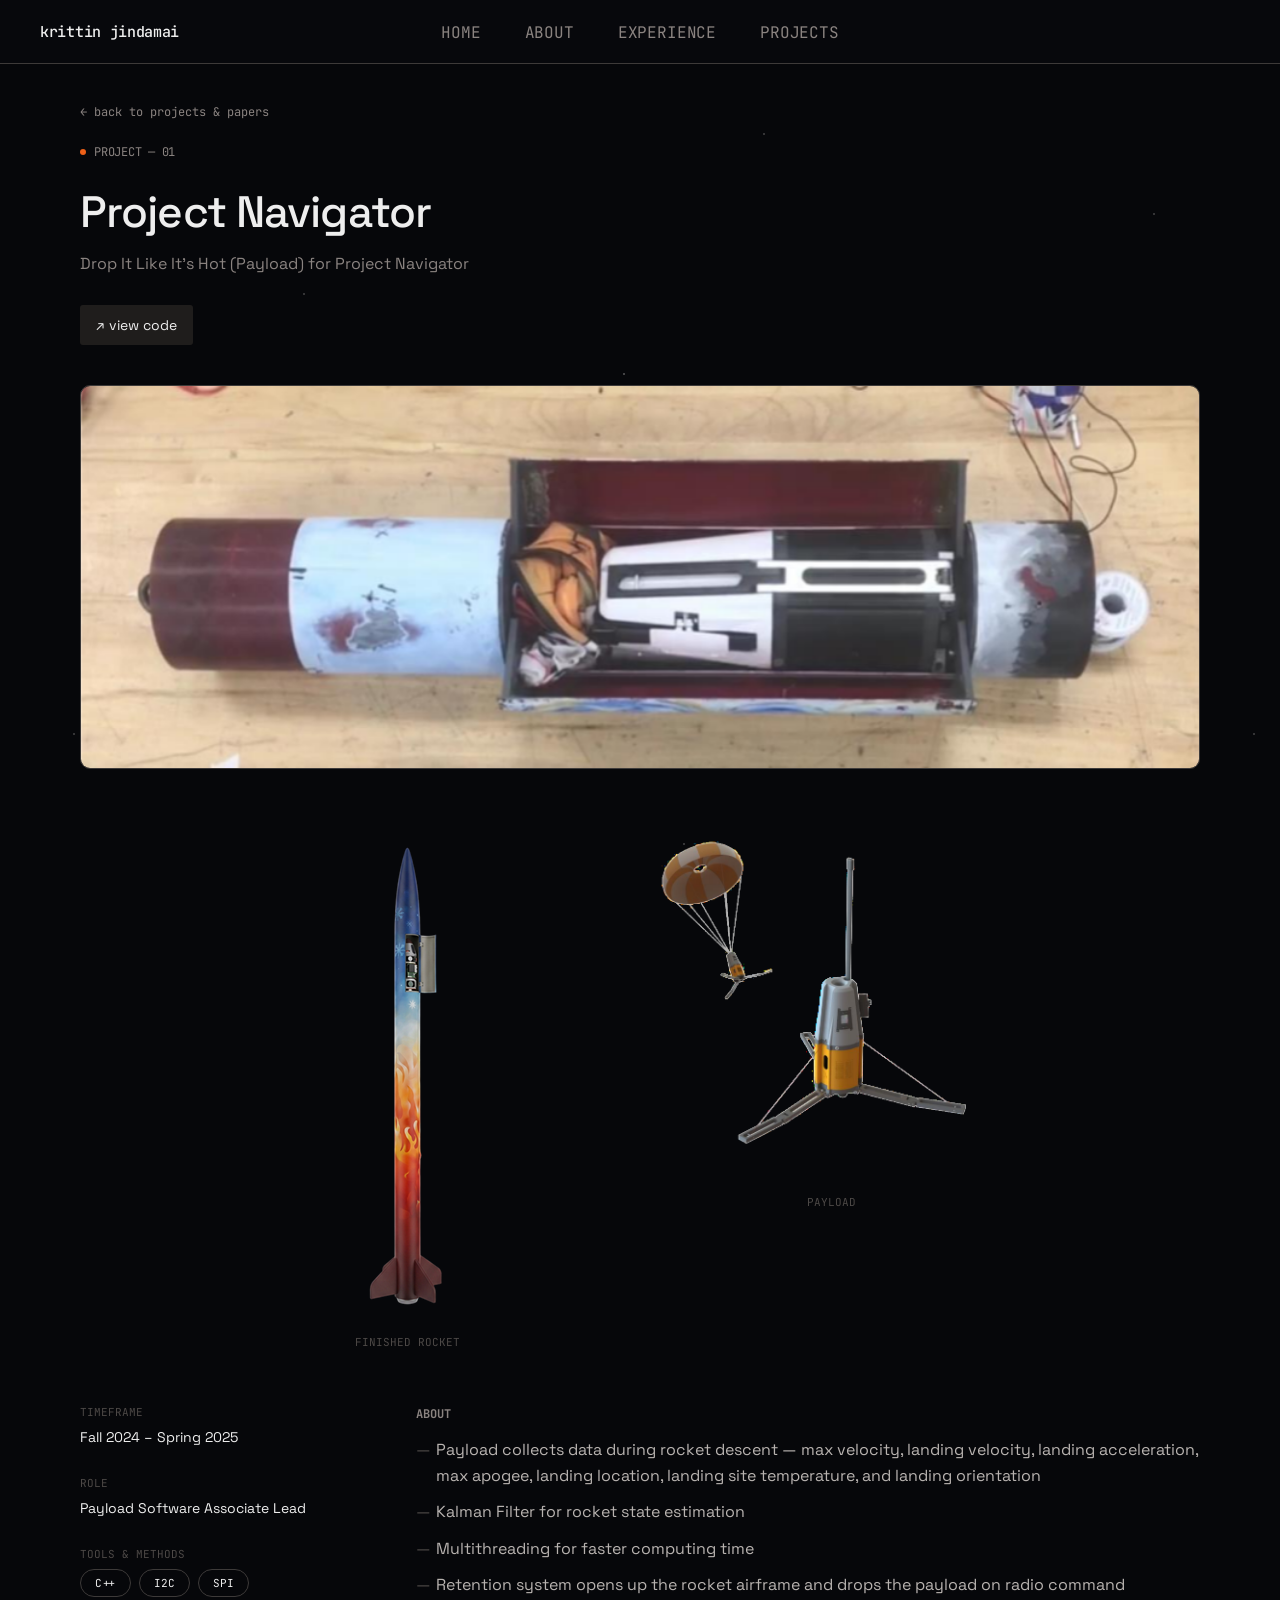
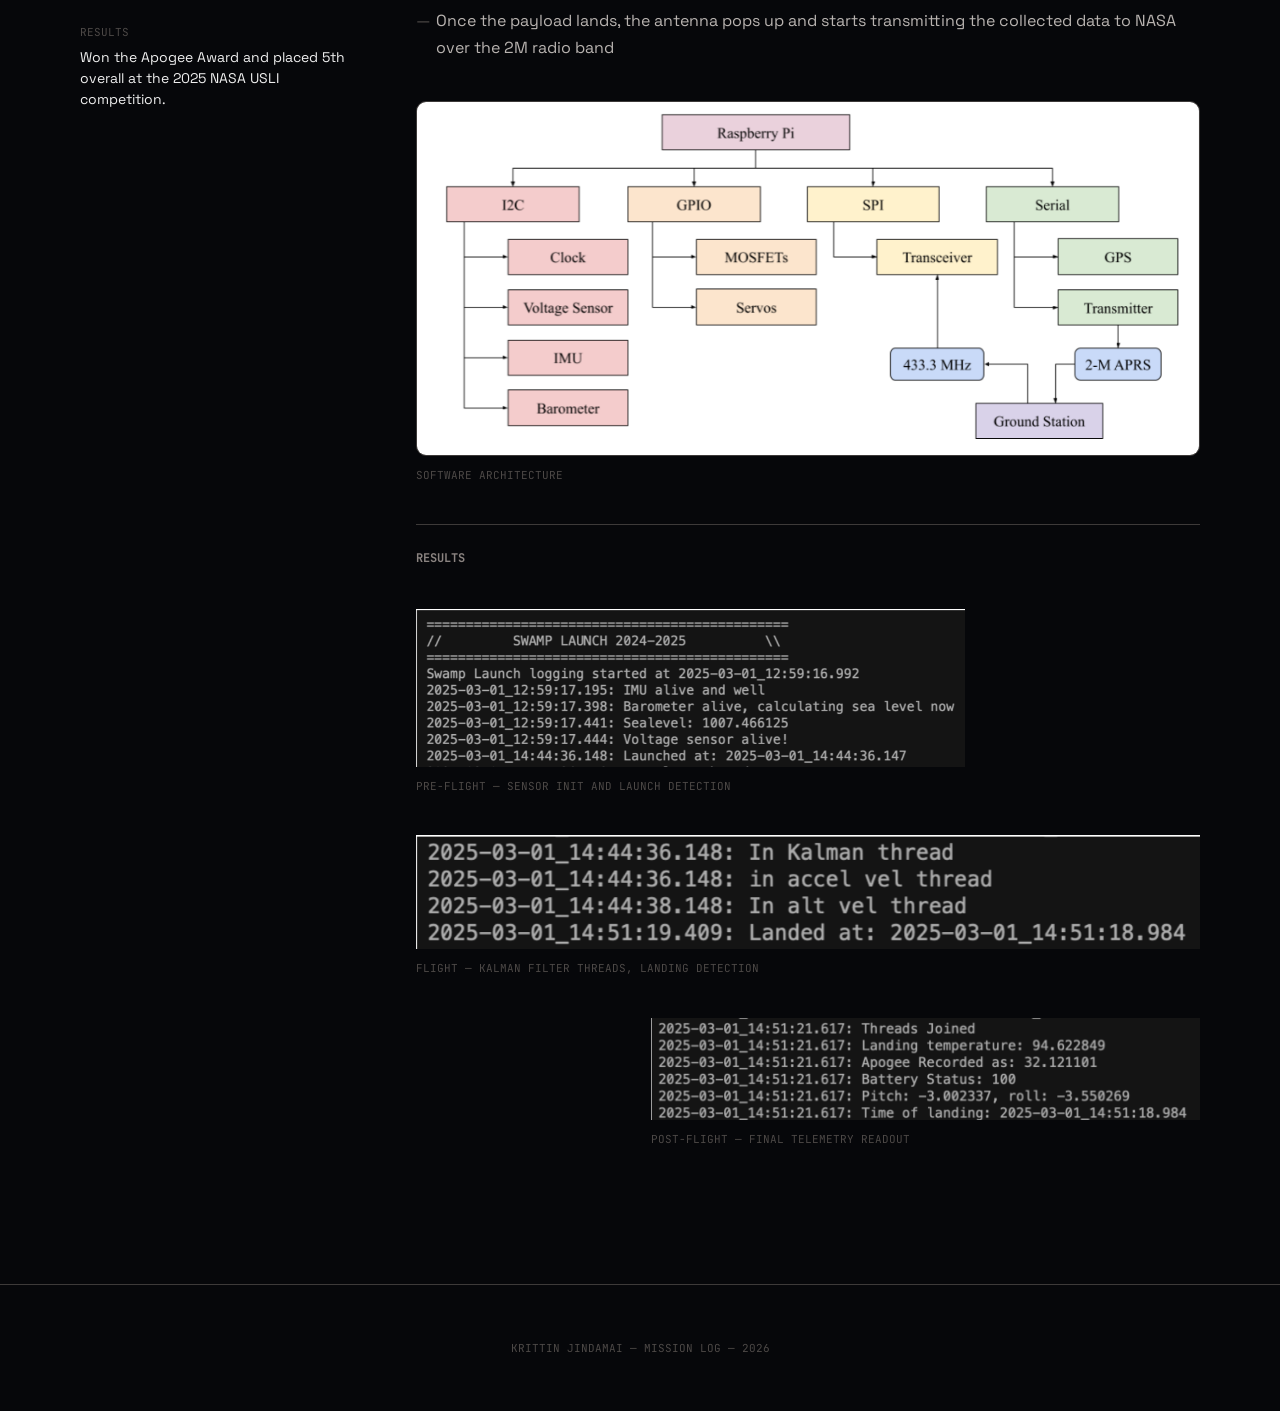
<file: projects/rocket-software.html>
﻿<!doctype html>
<html lang="en">
<head>
  <meta charset="utf-8">
  <meta name="viewport" content="width=device-width, initial-scale=1">
  <title>Project Navigator — Krittin Jindamai</title>

  <link rel="preconnect" href="https://fonts.googleapis.com">
  <link rel="preconnect" href="https://fonts.gstatic.com" crossorigin>
  <link href="https://fonts.googleapis.com/css2?family=Space+Grotesk:wght@400;500;600&family=JetBrains+Mono:wght@400;500&display=swap" rel="stylesheet">
  <link rel="stylesheet" href="../css/style.css?v=20260831g">

  <!-- In <head> and render-blocking, deliberately — see index.html. -->
  <script src="../js/main.js?v=20260831f"></script>
</head>
<body>

  <div class="nebula" id="nebula"></div>

  <div class="stars" id="stars">
      <div class="star-layer star-mid"  data-depth="0.10" data-drift="15"></div>
    </div>

  <nav class="topnav">
    <div class="wordmark">krittin jindamai</div>
    <div class="navlinks">
      <a href="../index.html#home">home</a>
      <a href="../index.html#about">about</a>
      <a href="../index.html#experience">experience</a>
      <a href="../index.html#projects">projects</a>
      <span class="nav-indicator" id="nav-indicator"></span>
    </div>
    <div class="scroll-progress" id="scroll-progress"></div>
  </nav>

  <a class="back-link" href="../index.html#projects">← back to projects &amp; papers</a>

  <div class="detail-header">
    <div class="eyebrow"><span class="dot"></span>project — 01</div>
    <h1 class="detail-title">Project Navigator</h1>
    <div class="detail-sub">Drop It Like It’s Hot (Payload) for Project Navigator</div>
    <div class="detail-cta">
      <a class="paper-btn" href="https://github.com/yim1305/Project-Navigator-Software" target="_blank" rel="noopener">↗ view code</a>
    </div>
  </div>

  <!-- Krittin: "the retention system make it it's own image" — the payload
       and software-design diagrams that used to share this gallery have
       both moved out (see below), so this is back to a single lead shot,
       same as `.detail-media-inner` on every other project page. Real
       photo, default crop-to-fill. -->
  <div class="detail-media">
    <div class="detail-media-inner">
      <img loading="lazy" decoding="async" src="../assets/images/projects/navigator-retention-system.png" alt="Payload nested in the rocket's retention system tube">
    </div>
  </div>

  <!-- Krittin: "add the navigator model" (navigator.png already had no
       background, same Higgsfield batch as terragator.png) — "make rocket
       2x bigger" (.is-xl) — "remove logo from the payload photo and remove
       background and put that next to rocket" (background/logo removed
       locally with System.Drawing, Higgsfield's remove_background being out
       of free credits; see assets/images/projects/README.md). Same
       .cutout-row treatment TerraGator's rocket and ACS stills get. -->
  <div class="cutout-row">
    <figure class="cutout is-xl">
      <img loading="lazy" decoding="async" src="../assets/images/projects/navigator.png" alt="Project Navigator, finished rocket">
      <figcaption>finished rocket</figcaption>
    </figure>
    <figure class="cutout">
      <img loading="lazy" decoding="async" src="../assets/images/projects/navigator-payload.png" alt="Payload deployment illustration, background removed — parachute descent and landed configuration">
      <figcaption>payload</figcaption>
    </figure>
  </div>

  <div class="detail-body">
    <div class="facts" data-reveal>
      <div class="fact-block">
        <div class="fact-label">timeframe</div>
        <div class="fact-value">Fall 2024 – Spring 2025</div>
      </div>
      <div class="fact-block">
        <div class="fact-label">role</div>
        <div class="fact-value">Payload Software Associate Lead</div>
      </div>
      <div class="fact-block">
        <div class="fact-label">tools &amp; methods</div>
        <div class="tag-row">
          <div class="tag">C++</div>
          <div class="tag">I2C</div>
          <div class="tag">SPI</div>
        </div>
      </div>
      <div class="fact-block">
        <div class="fact-label">results</div>
        <div class="fact-value">Won the Apogee Award and placed 5th overall at the 2025 NASA USLI competition.</div>
      </div>
    </div>

    <div class="desc" data-reveal>
      <h3>about</h3>
      <ul>
        <li>Payload collects data during rocket descent — max velocity, landing velocity, landing acceleration, max apogee, landing location, landing site temperature, and landing orientation</li>
        <li>Kalman Filter for rocket state estimation</li>
        <li>Multithreading for faster computing time</li>
        <li>Retention system opens up the rocket airframe and drops the payload on radio command</li>
        <li>Once the payload lands, the antenna pops up and starts transmitting the collected data to NASA over the 2M radio band</li>
      </ul>

      <!-- Krittin: "just dont match the style just attach the software
           architecture image as is just have its own box" — back to the
           original image, unmodified, in the standard .detail-figure-media
           box (no SVG redesign). NEEDS THE FILE: the original
           navigator-software-design.png was deleted while building the SVG
           version and is not recoverable (no git install on this machine to
           restore it, and it wasn't in the Recycle Bin) — Krittin needs to
           re-supply it as navigator-software-design.png here. -->
      <figure class="detail-figure">
        <div class="detail-figure-media"><img loading="lazy" decoding="async" class="is-chart" src="../assets/images/projects/navigator-software-design.png" alt="Payload software architecture diagram"></div>
        <figcaption>software architecture</figcaption>
      </figure>

      <!-- Krittin: "the preflight post flight and flight by itself without
           box and border" — plain images now, no .detail-figure-media
           carbon/ash box. Real console/log output from the actual flight
           (Swamp Launch logging, thread activity, launch/landing detection,
           final telemetry), not simulation data. -->
      <h3>results</h3>
      <figure class="detail-figure detail-figure--plain detail-figure--inset align-left">
        <img loading="lazy" decoding="async" src="../assets/images/projects/navigator-preflight.png" alt="Pre-flight phase log — sensor initialization and launch detection">
        <figcaption>pre-flight — sensor init and launch detection</figcaption>
      </figure>
      <figure class="detail-figure detail-figure--plain">
        <img loading="lazy" decoding="async" src="../assets/images/projects/navigator-flight.png" alt="Flight phase log — Kalman filter thread activity and landing detection">
        <figcaption>flight — Kalman filter threads, landing detection</figcaption>
      </figure>
      <figure class="detail-figure detail-figure--plain detail-figure--inset align-right">
        <img loading="lazy" decoding="async" src="../assets/images/projects/navigator-postflight.png" alt="Post-flight phase log — final telemetry: temperature, apogee, battery, orientation">
        <figcaption>post-flight — final telemetry readout</figcaption>
      </figure>
    </div>
  </div>

  <footer>krittin jindamai — mission log — 2026</footer>

</body>
</html>
</file>
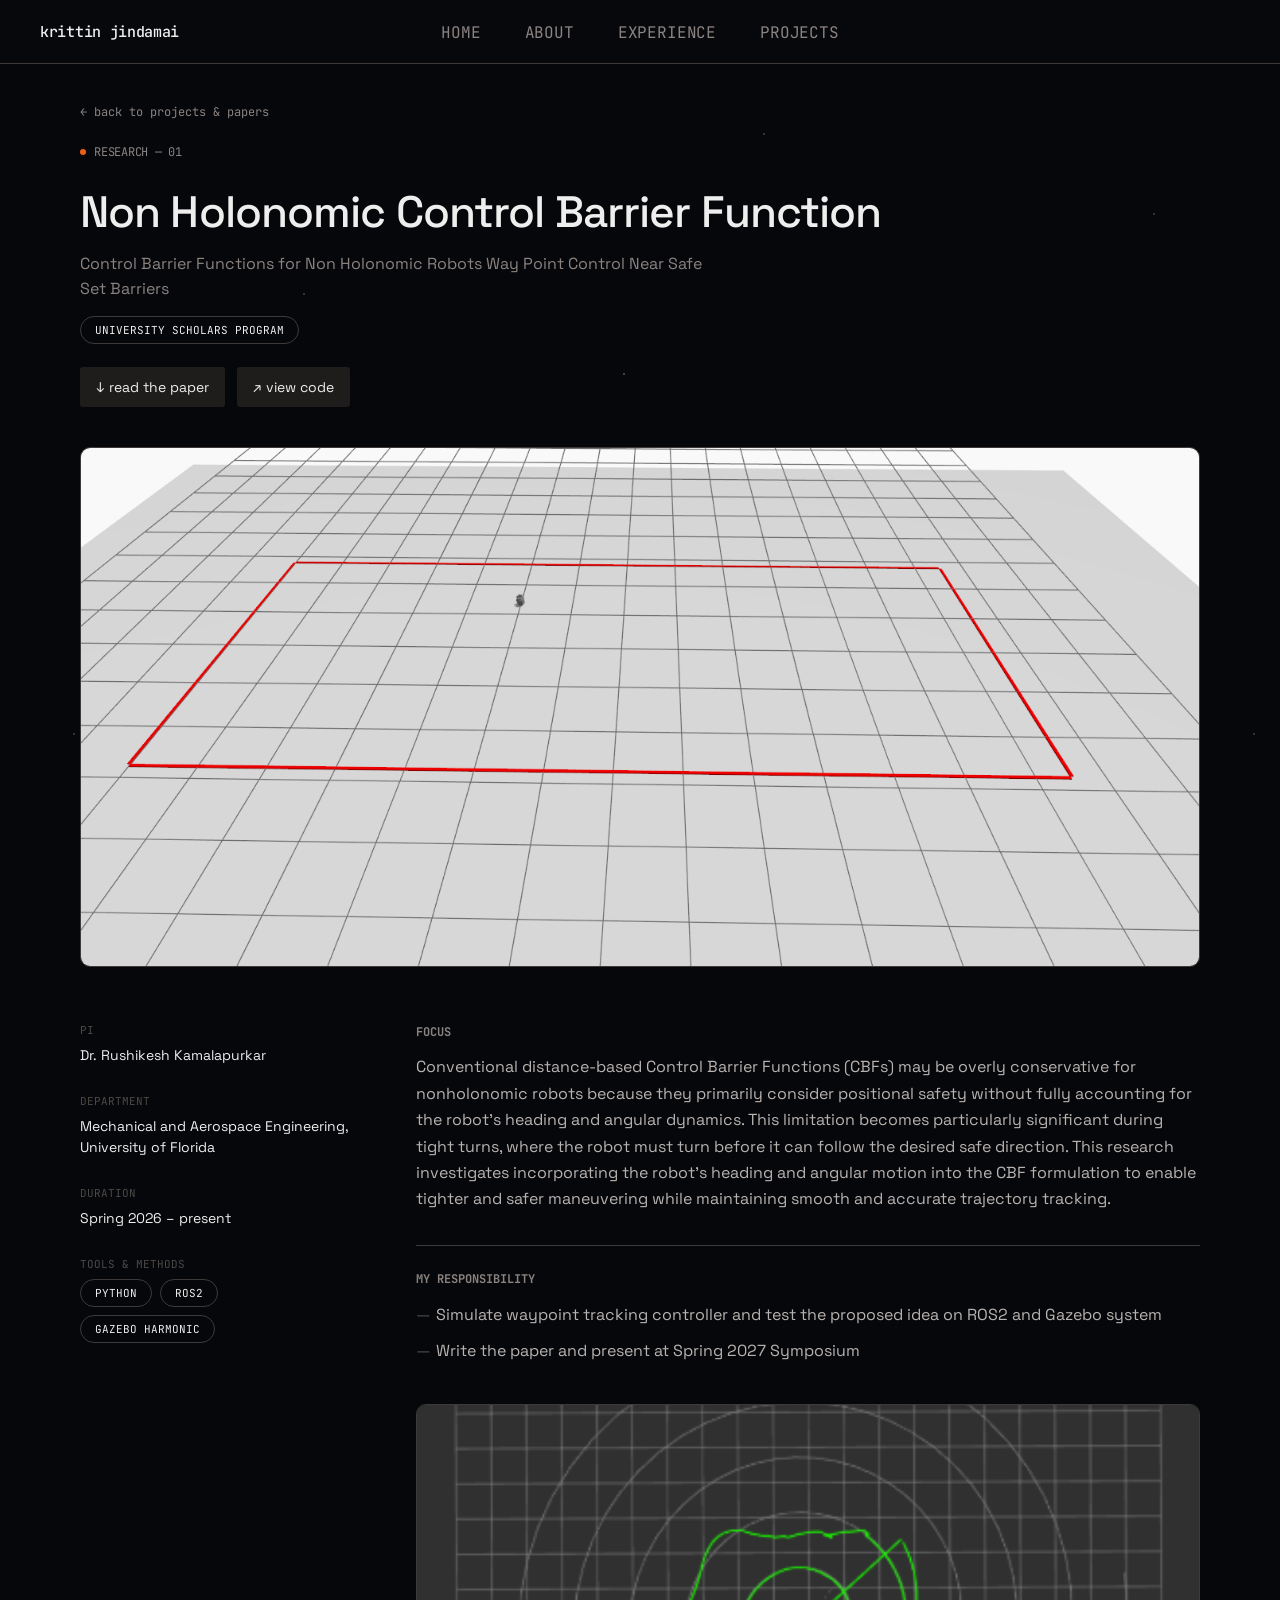
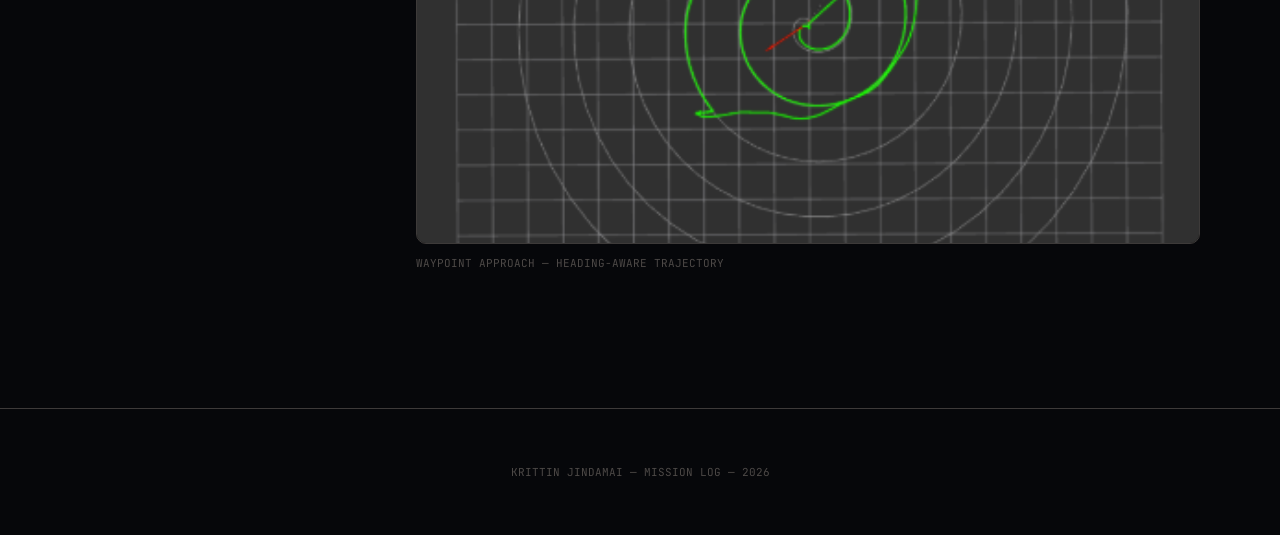
<file: projects/ros-research.html>
﻿<!doctype html>
<html lang="en">
<head>
  <meta charset="utf-8">
  <meta name="viewport" content="width=device-width, initial-scale=1">
  <title>Non Holonomic Control Barrier Function — Krittin Jindamai</title>

  <link rel="preconnect" href="https://fonts.googleapis.com">
  <link rel="preconnect" href="https://fonts.gstatic.com" crossorigin>
  <link href="https://fonts.googleapis.com/css2?family=Space+Grotesk:wght@400;500;600&family=JetBrains+Mono:wght@400;500&display=swap" rel="stylesheet">
  <link rel="stylesheet" href="../css/style.css?v=20260831g">

  <!-- In <head> and render-blocking, deliberately — see index.html. -->
  <script src="../js/main.js?v=20260831f"></script>
</head>
<body>

  <div class="nebula" id="nebula"></div>

  <div class="stars" id="stars">
      <div class="star-layer star-mid"  data-depth="0.10" data-drift="15"></div>
    </div>

  <nav class="topnav">
    <div class="wordmark">krittin jindamai</div>
    <div class="navlinks">
      <a href="../index.html#home">home</a>
      <a href="../index.html#about">about</a>
      <a href="../index.html#experience">experience</a>
      <a href="../index.html#projects">projects</a>
      <span class="nav-indicator" id="nav-indicator"></span>
    </div>
    <div class="scroll-progress" id="scroll-progress"></div>
  </nav>

  <a class="back-link" href="../index.html#projects">← back to projects &amp; papers</a>

  <div class="detail-header">
    <div class="eyebrow"><span class="dot"></span>research — 01</div>
    <h1 class="detail-title">Non Holonomic Control Barrier Function</h1>
    <div class="detail-sub">Control Barrier Functions for Non Holonomic Robots Way Point Control Near Safe Set Barriers</div>
    <div class="detail-tags"><span class="tag">university scholars program</span></div>
    <div class="detail-cta">
      <a class="paper-btn" href="../assets/papers/ros-research.pdf" target="_blank" rel="noopener">↓ read the paper</a>
      <!-- Krittin: "Add github link to code" — no repo URL yet, so this
           stays href="#" like the hero's not-yet-provided links until he
           gives me one. -->
      <a class="paper-btn" href="#" target="_blank" rel="noopener">↗ view code</a>
    </div>
  </div>

  <!-- One lead image, the other scattered into .desc below instead of a
       side-by-side pair — Krittin: "images dont need to all be side by side
       ... make them different for each project". Both real now: the Gazebo
       workspace (safe-set boundary + robot) as the lead, the path plot
       further down in .desc. -->
  <div class="detail-media">
    <div class="detail-media-inner">
      <img loading="lazy" decoding="async" src="../assets/images/projects/cbf-1.png" alt="Gazebo simulation — rectangular safe-set boundary with the robot near its center">
    </div>
  </div>

  <div class="detail-body">
    <div class="facts" data-reveal>
      <div class="fact-block">
        <div class="fact-label">PI</div>
        <div class="fact-value">Dr. Rushikesh Kamalapurkar</div>
      </div>
      <div class="fact-block">
        <div class="fact-label">department</div>
        <div class="fact-value">Mechanical and Aerospace Engineering, University of Florida</div>
      </div>
      <div class="fact-block">
        <div class="fact-label">duration</div>
        <div class="fact-value">Spring 2026 – present</div>
      </div>
      <div class="fact-block">
        <div class="fact-label">tools &amp; methods</div>
        <div class="tag-row">
          <div class="tag">Python</div>
          <div class="tag">ROS2</div>
          <div class="tag">Gazebo Harmonic</div>
        </div>
      </div>
    </div>

    <div class="desc" data-reveal>
      <h3>focus</h3>
      <p>Conventional distance-based Control Barrier Functions (CBFs) may be overly conservative for nonholonomic robots because they primarily consider positional safety without fully accounting for the robot’s heading and angular dynamics. This limitation becomes particularly significant during tight turns, where the robot must turn before it can follow the desired safe direction. This research investigates incorporating the robot’s heading and angular motion into the CBF formulation to enable tighter and safer maneuvering while maintaining smooth and accurate trajectory tracking.</p>

      <h3>my responsibility</h3>
      <ul>
        <li>Simulate waypoint tracking controller and test the proposed idea on ROS2 and Gazebo system</li>
        <li>Write the paper and present at Spring 2027 Symposium</li>
      </ul>

      <figure class="detail-figure">
        <div class="detail-figure-media"><img loading="lazy" decoding="async" class="is-chart" src="../assets/images/projects/cbf-2.png" alt="Top-down trajectory plot — robot path spiraling into the waypoint, heading vector marked in red"></div>
        <figcaption>waypoint approach — heading-aware trajectory</figcaption>
      </figure>
    </div>
  </div>

  <footer>krittin jindamai — mission log — 2026</footer>

</body>
</html>
</file>
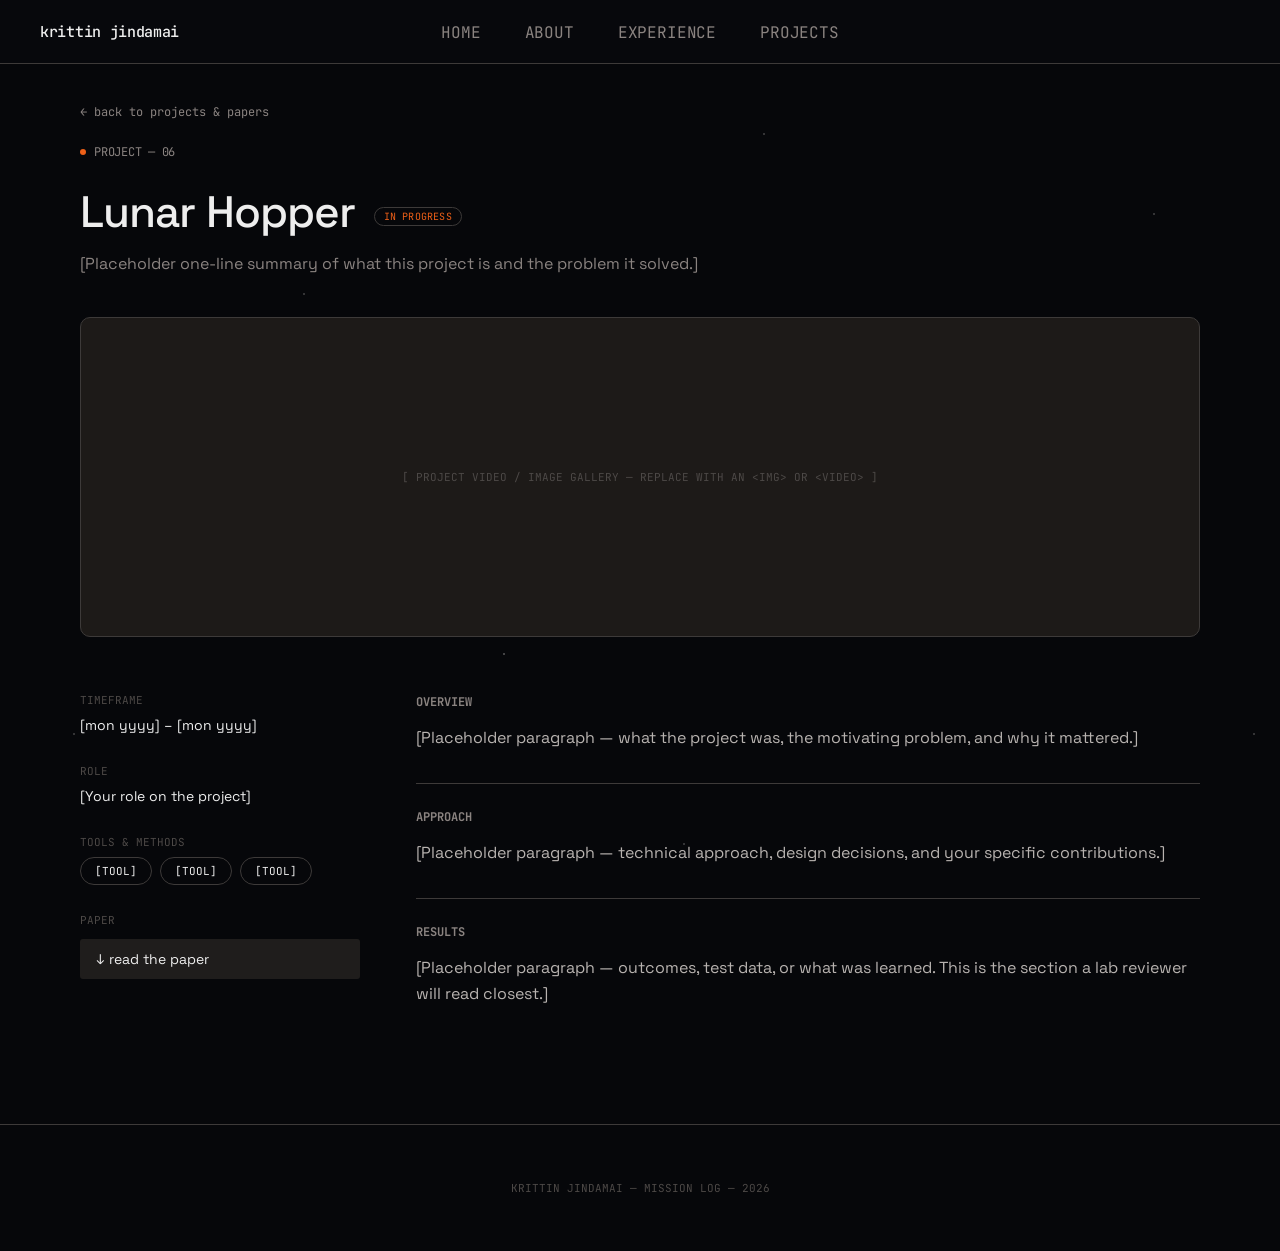
<file: projects/senior-design-project.html>
﻿<!doctype html>
<html lang="en">
<head>
  <meta charset="utf-8">
  <meta name="viewport" content="width=device-width, initial-scale=1">
  <title>Lunar Hopper — Krittin Jindamai</title>

  <link rel="preconnect" href="https://fonts.googleapis.com">
  <link rel="preconnect" href="https://fonts.gstatic.com" crossorigin>
  <link href="https://fonts.googleapis.com/css2?family=Space+Grotesk:wght@400;500;600&family=JetBrains+Mono:wght@400;500&display=swap" rel="stylesheet">
  <link rel="stylesheet" href="../css/style.css?v=20260831g">

  <!-- In <head> and render-blocking, deliberately — see index.html. -->
  <script src="../js/main.js?v=20260831f"></script>
</head>
<body>

  <div class="nebula" id="nebula"></div>

  <div class="stars" id="stars">
      <div class="star-layer star-mid"  data-depth="0.10" data-drift="15"></div>
    </div>

  <nav class="topnav">
    <div class="wordmark">krittin jindamai</div>
    <div class="navlinks">
      <a href="../index.html#home">home</a>
      <a href="../index.html#about">about</a>
      <a href="../index.html#experience">experience</a>
      <a href="../index.html#projects">projects</a>
      <span class="nav-indicator" id="nav-indicator"></span>
    </div>
    <div class="scroll-progress" id="scroll-progress"></div>
  </nav>

  <a class="back-link" href="../index.html#projects">← back to projects &amp; papers</a>

  <div class="detail-header">
    <div class="eyebrow"><span class="dot"></span>project — 06</div>
    <h1 class="detail-title">Lunar Hopper <span class="proj-status">in progress</span></h1>
    <div class="detail-sub">[Placeholder one-line summary of what this project is and the problem it solved.]</div>
  </div>

  <div class="detail-media">
    <div class="detail-media-inner">[ project video / image gallery — replace with an &lt;img&gt; or &lt;video&gt; ]</div>
  </div>

  <div class="detail-body">
    <div class="facts" data-reveal>
      <div class="fact-block">
        <div class="fact-label">timeframe</div>
        <div class="fact-value">[mon yyyy] – [mon yyyy]</div>
      </div>
      <div class="fact-block">
        <div class="fact-label">role</div>
        <div class="fact-value">[Your role on the project]</div>
      </div>
      <div class="fact-block">
        <div class="fact-label">tools &amp; methods</div>
        <div class="tag-row">
          <div class="tag">[Tool]</div>
          <div class="tag">[Tool]</div>
          <div class="tag">[Tool]</div>
        </div>
      </div>
      <div class="fact-block">
        <div class="fact-label">paper</div>
        <a class="paper-btn" href="../assets/papers/senior-design-project.pdf" target="_blank" rel="noopener">↓ read the paper</a>
      </div>
    </div>

    <div class="desc" data-reveal>
      <h3>overview</h3>
      <p>[Placeholder paragraph — what the project was, the motivating problem, and why it mattered.]</p>
      <h3>approach</h3>
      <p>[Placeholder paragraph — technical approach, design decisions, and your specific contributions.]</p>
      <h3>results</h3>
      <p>[Placeholder paragraph — outcomes, test data, or what was learned. This is the section a lab reviewer will read closest.]</p>
    </div>
  </div>

  <footer>krittin jindamai — mission log — 2026</footer>

</body>
</html>
</file>
<file: css/style.css>
/* ==========================================================================
   Krittin Jindamai — Aerospace Portfolio
   Design system: "Factory" (refero.design) + space theme

   Surfaces, type and chrome stay flat and hairline-ruled per the system.
   The one deliberate exception is the page backdrop and the 3D hero: those
   carry the "deep space" depth (very low-alpha nebula wash, layered stars,
   atmospheric limb on the globe). Nothing in the UI itself glows.
   ========================================================================== */

:root{
  --obsidian:#101010;
  --carbon:#1d1a18;
  --ash:#3d3a39;
  --graphite:#4d4947;
  --warm-granite:#8a8380;
  --pale-stone:#b8b3b0;
  --bone:#eeeeee;
  --chalk:#fafafa;
  --orange:#ee6018;
  --green:#a0ca92;

  /* deep-space backdrop */
  --void:#06070a;
  --void-edge:#0a0c11;

  --sans: 'Space Grotesk', Inter, system-ui, -apple-system, sans-serif;
  --mono: 'JetBrains Mono', ui-monospace, Menlo, monospace;

  /* mechanical for interactive feedback, long-tail for entrances */
  --ease: cubic-bezier(.4,0,.2,1);
  --ease-out: cubic-bezier(.16,1,.3,1);
  --t-fast:.2s;
  --t-mid:.32s;
  --t-slow:.9s;

  /* Space reserved at the foot of About for the globe to sit in. Must stay in
     step with HORIZON_Y in js/orbit-scene.js, which is what actually decides
     the row the horizon lands on — currently 0.70 of the viewport, so roughly
     the bottom third is planet. Raise one, raise the other. */
  --horizon-band:32vh;

  /* Sticky nav's own height — also read as NAV_H in js/main.js (kept as a
     literal there since JS can't consume a CSS custom property for free).
     One source of truth for the ~9 `calc(100vh - 64px)` sites below, instead
     of the literal repeated at each one. */
  --nav-h:64px;
  /* The horizontal fade mask both marquee orientations use at their edges —
     identical string, shared instead of repeated verbatim at each site. */
  --mask-fade-h:linear-gradient(90deg, transparent 0, #000 9%, #000 91%, transparent 100%);
}

*, *::before, *::after{ box-sizing:border-box; }

/* ---------- cross-document page transitions ----------
   Same-origin navigations (a project card, a back link) cross-fade instead
   of blinking white. Chromium honours this with no JS at all; browsers
   without it fall back to the exit fade in main.js.

   The backdrop layers are named so they are snapshotted SEPARATELY from
   the page content — combined with the offsets main.js carries across in
   sessionStorage, the same nebula and starfield sit in the same place on
   both sides of the navigation, so the two pages read as one continuous
   piece of sky with the content swapping over it. */
@view-transition{ navigation:auto; }

/* The chrome holds still. Nav, footer and backdrop are identical on both
   sides, so snapshotting them separately and refusing to animate them turns
   the navigation into content swapping INSIDE a fixed frame, rather than the
   whole page blinking out and back. */
.topnav{ view-transition-name:site-nav; }
footer{ view-transition-name:site-footer; }
::view-transition-group(site-nav),
::view-transition-group(site-footer){ animation-duration:0s; }
::view-transition-old(site-nav), ::view-transition-new(site-nav),
::view-transition-old(site-footer), ::view-transition-new(site-footer){ animation:none; }

/* Unhurried and sequenced: the outgoing content clears quickly, then the
   incoming content takes its time arriving. The overlap is what keeps it
   from reading as a cut. */
::view-transition-old(root){ animation:180ms var(--ease) both vt-out; }
::view-transition-new(root){ animation:360ms 50ms var(--ease-out) both vt-in; }

/* Direction is set on <html> by main.js before the snapshot is taken, so
   going deeper and coming back are not the same gesture: forward, the new
   page rises into place; back, it settles down from above. */
@keyframes vt-out{ to{ opacity:0; transform:translateY(-10px); } }
@keyframes vt-in{ from{ opacity:0; transform:translateY(16px); } }
html[data-vt="back"]::view-transition-old(root){ animation-name:vt-out-back; }
html[data-vt="back"]::view-transition-new(root){ animation-name:vt-in-back; }
@keyframes vt-out-back{ to{ opacity:0; transform:translateY(10px); } }
@keyframes vt-in-back{ from{ opacity:0; transform:translateY(-16px); } }

/* Identical pixels on both sides, so this cross-fade is invisible — which
   is the point. Holding them still is what sells the continuity. */
::view-transition-group(nebula-layer),
::view-transition-group(star-layer){ animation-duration:0s; }
::view-transition-old(nebula-layer), ::view-transition-new(nebula-layer),
::view-transition-old(star-layer),   ::view-transition-new(star-layer){ animation:none; }

/* The clicked project card's media and title morph into the detail page's
   hero media and title. main.js tags the clicked card on the way out and
   the returned-to card on the way back; the detail-page halves are named
   below, where they are unique per page. */
::view-transition-group(proj-media),
::view-transition-group(proj-title){ animation-duration:400ms; animation-timing-function:var(--ease-out); }

/* Native smooth scroll is replaced by an eased JS scroll in main.js so the
   long jumps between sections don't snap. Kept as the no-JS fallback. */
html{ scroll-behavior:smooth; }
html.js-scroll{ scroll-behavior:auto; }

body{
  margin:0;
  color:var(--bone);
  font-family:var(--sans);
  -webkit-font-smoothing:antialiased;
  background-color:var(--void);
  /* The vignette rides --sky-color with the nebula. It is subtle, but it is
     still a soft disc of a lighter colour sitting behind every section, and
     "completely black past the hero" should mean it. At --sky-color: 0 the
     inner stop goes fully transparent and the whole thing flattens to the
     --void background underneath. */
  background-image:radial-gradient(1400px 900px at 50% 40%,
    rgba(10,12,17,calc(var(--sky-color, 1))), var(--void) 70%);
  /* Full-page fixed backgrounds are repainted during scroll on some laptop
     GPU/compositor paths. The dedicated fixed nebula and stars already carry
     the backdrop, so keeping this subtle vignette in normal flow is cheaper. */
  background-attachment:scroll;
}

/* ---------- nebula backdrop ----------
   Decorative only, and the deepest thing on the page: it sits behind the
   star layers and parallaxes at a fraction of their rate. Kept well under
   half opacity — it is there for depth and colour, not as wallpaper.
   Source: assets/images/nebula-backdrop.webp (AI-generated; permitted for
   decorative, non-representational assets only — see CLAUDE.md). */
.nebula{
  position:fixed; inset:0; z-index:0; pointer-events:none;
  background:url("../assets/images/nebula-backdrop.webp") center / cover no-repeat;
  /* --sky-color is driven from scroll by main.js. It falls to 0 across the
     descent, so About and Experience are plain black with white star dots, and
     it comes back up over Projects (to PROJECT_SKY, not to 1) and stays up
     through Awards — Krittin: "add nebula to this page as well". Project
     detail pages set it to 0 outright. */
  opacity:calc(.38 * var(--sky-color, 1));
  /* Modest overscan covers the bounded translation in main.js without asking
     Chromium to keep a 1.34x full-screen texture in a compositor layer. */
  transform:scale(1.22);
  will-change:transform;
  view-transition-name:nebula-layer;
}

a{ color:var(--bone); text-decoration:none; }
a:hover{ color:var(--chalk); }

img, video{ max-width:100%; display:block; }

/* ---------- starfield ----------
   One drifting layer over the stars already present in the nebula bitmap. */
.stars{
  position:fixed; inset:0; z-index:0; pointer-events:none; overflow:hidden;
  view-transition-name:star-layer;
}
.star-layer{
  position:absolute; inset:-20%;
  background-repeat:repeat;
  contain:paint;
  will-change:transform;
}
.star-mid{
  opacity:.75;
  background-size:1180px 1180px;
  background-image:
    radial-gradient(1.2px 1.2px at 70px 120px,   #b6b6b6, transparent),
    radial-gradient(1.2px 1.2px at 230px 380px,  #9c9c9c, transparent),
    radial-gradient(1.2px 1.2px at 410px 70px,   #cfcfcf, transparent),
    radial-gradient(1.2px 1.2px at 560px 460px,  #9c9c9c, transparent),
    radial-gradient(1.2px 1.2px at 700px 200px,  #b6b6b6, transparent),
    radial-gradient(1.2px 1.2px at 880px 540px,  #cfcfcf, transparent),
    radial-gradient(1.2px 1.2px at 1020px 300px, #9c9c9c, transparent),
    radial-gradient(1.2px 1.2px at 1120px 90px,  #b6b6b6, transparent),
    radial-gradient(1.2px 1.2px at 150px 660px,  #cfcfcf, transparent),
    radial-gradient(1.2px 1.2px at 330px 900px,  #9c9c9c, transparent),
    radial-gradient(1.2px 1.2px at 520px 1080px, #b6b6b6, transparent),
    radial-gradient(1.2px 1.2px at 760px 820px,  #cfcfcf, transparent),
    radial-gradient(1.2px 1.2px at 940px 1010px, #9c9c9c, transparent),
    radial-gradient(1.2px 1.2px at 1090px 720px, #b6b6b6, transparent);
}

/* Detail pages do not animate the backdrop. Release the compositor hints so
   Chromium can keep these as ordinary cached paint instead of dedicated GPU
   surfaces for the lifetime of the page. */
.static-backdrop .nebula,
.static-backdrop .star-layer{ transform:none; will-change:auto; }

/* meteors — spawned by main.js, rare and short */
.meteor{
  position:absolute; top:0; left:0;
  width:120px; height:1px;
  background:linear-gradient(90deg, rgba(255,255,255,0), rgba(255,255,255,.75));
  opacity:0;
  will-change:transform, opacity;
}

/* ---------- top nav ---------- */
.topnav{
  position:sticky; top:0; z-index:20;
  display:flex; align-items:center; justify-content:space-between;
  padding:0 40px; height:var(--nav-h);
  border-bottom:1px solid var(--ash);
  /* A translucent blur forces the browser to re-sample everything behind the
     sticky bar on every scroll frame. A slightly more opaque flat surface is
     visually equivalent here and stays on the compositor fast path. */
  background:rgba(8,9,13,.96);
  font-family:var(--mono); font-size:15px; letter-spacing:-.02em; text-transform:lowercase;
}
.topnav .wordmark{ font-weight:500; }

/* scroll progress hairline along the bottom edge of the nav */
.scroll-progress{
  position:absolute; left:0; bottom:-1px; height:1px; width:100%;
  background:var(--orange);
  transform:scaleX(0); transform-origin:left center;
}

/* Centred on the bar itself rather than laid out between the wordmark and the
   right edge, so the links sit dead centre regardless of how wide the wordmark
   is. .topnav is sticky and therefore already the containing block, and the
   links stay a containing block for .nav-indicator, whose offsetLeft/Width
   measurements in main.js are read against them either way.

   top/left are both given explicitly rather than leaning on the flex parent's
   align-items to place an out-of-flow child, which is a spec corner browsers
   have not always agreed on. */
.navlinks{
  position:absolute; left:50%; top:50%; transform:translate(-50%,-50%);
  display:flex; gap:44px;
}
/* Krittin: "make the index top middle bigger and use Capitals" — bigger and
   uppercase than the lowercase 15px the wordmark shares via .topnav, so this
   overrides both just for the links themselves. Letter-spacing eases off
   .topnav's -.02em (tuned for lowercase) the way .eyebrow's uppercase mono
   labels already do elsewhere on the site. */
.navlinks a{
  color:var(--warm-granite);
  padding:4px 0;
  font-size:16px; text-transform:uppercase; letter-spacing:-.01em;
  transition:color var(--t-fast) var(--ease);
}
.navlinks a:hover, .navlinks a.active{ color:var(--bone); }
/* indicator slides between links instead of each link toggling its own rule */
.nav-indicator{
  position:absolute; bottom:-2px; left:0; height:1px; width:0;
  background:var(--orange); opacity:0;
  transition:transform .42s var(--ease-out), width .42s var(--ease-out), opacity var(--t-mid) var(--ease);
}
.nav-indicator.on{ opacity:1; }

/* ---------- section shell ---------- */
section{ position:relative; z-index:1; }
/* width:100% is load-bearing. The full-page sections below are flex columns,
   and a flex item with `margin: 0 auto` is shrink-to-fit rather than stretched
   — which quietly held every section's content in to the width of whatever
   happened to be inside it instead of the measure it is allowed. The
   max-width still caps it and the auto margins still centre it. */
.section-inner{ width:100%; max-width:1200px; margin:0 auto; padding:0 40px; }

/* Every section is a full screen. min-height rather than height, deliberately:
   a section that outgrows the viewport — Projects, whose six cards need about
   625px and do not fit a 768px-tall laptop — simply gets taller, and the flex
   centring becomes a no-op the moment it does. Nothing is ever clipped.
   About sets its own layout below; it has a horizon to leave room for. */
.awards, .experience, .projects{
  min-height:calc(100vh - var(--nav-h)); /* the sticky nav owns the other 64px */
  display:flex; flex-direction:column; justify-content:center;
}
.eyebrow{
  font-family:var(--mono); font-size:12px; letter-spacing:-.02em; text-transform:uppercase;
  color:var(--warm-granite); display:flex; align-items:center; gap:8px; margin-bottom:24px;
}
.eyebrow .dot, .hero-focus .dot{
  width:6px; height:6px; border-radius:50%; background:var(--orange); display:inline-block;
  animation:status-pulse 2.8s var(--ease) infinite;
}
@keyframes status-pulse{ 0%,100%{ opacity:1; } 50%{ opacity:.32; } }

/* ---------- scroll reveal ----------
   Elements start offset and settle in; main.js adds .in and sets a stagger
   delay inline. Anything not JS-reached stays visible. */
[data-reveal]{
  opacity:0;
  transform:translateY(20px);
  transition:opacity var(--t-slow) var(--ease-out), transform var(--t-slow) var(--ease-out);
}
[data-reveal="left"]{ transform:translateX(-18px); }
[data-reveal].in{ opacity:1; transform:none; }

/* ---------- hero / descent: home, about and experience over one scene -------
   The globe is pinned across all three and the camera flies in as you scroll,
   so the section changes read as arriving somewhere rather than as breaks. */
.descent{ position:relative; }

/* Sticky, and it keeps its full flow height — that is load-bearing. The
   release point is set by the MARGIN box, so a zero-height margin box (the
   usual `margin-bottom:-100vh` trick) would keep the scene pinned a screen too
   long. Keeping the flow height and pulling the hero back up over it instead
   makes the scene unstick exactly as .descent's bottom edge reaches the BOTTOM
   of the viewport — which is also where the globe's `rise` stops, so the two
   hand over at the same speed and the motion stays continuous.

   Sized and offset to the band UNDER the sticky nav rather than to the whole
   viewport: .descent starts 64px down the document, so a plain 100vh box hangs
   64px below the fold at rest and takes the telemetry readout with it. This
   way the scene covers exactly the visible area both before and after it
   sticks — which is also what makes HORIZON_Y in orbit-scene.js a fraction of
   the area the reader can actually see. */
.hero-scene{ position:sticky; top:var(--nav-h); height:calc(100vh - var(--nav-h)); z-index:0; }

.hero{
  display:flex; min-height:calc(100vh - var(--nav-h)); align-items:stretch; position:relative;
  /* Cancels the scene's flow height, so the hero starts at the top of .descent
     rather than a screen below it. */
  margin-top:calc(-100vh + var(--nav-h));
}

/* The scene is a sibling behind both sections now rather than a child of the
   hero, so .hero and .about would otherwise cover the canvas and swallow every
   drag. They go transparent to the pointer; their content blocks take it back. */
/* The three sections the pinned scene sits behind. They go transparent to the
   pointer so the canvas underneath stays draggable, and their content blocks
   take events back — Experience needs its back for the row hovers. */
.hero, .about, .experience{ pointer-events:none; }
.hero-left, .about .section-inner, .experience .section-inner{ pointer-events:auto; }

.hero-left{
  flex:0 0 36%;
  display:flex; flex-direction:column; justify-content:center;
  padding:0 56px;
  position:relative; z-index:2;
  /* Lifts off as the camera descends, and slightly faster than the scroll, so
     the hero copy is clear before the horizon arrives. */
  opacity:calc(1 - var(--descent, 0) * 2.2);
  transform:translateY(calc(var(--descent, 0) * -60px));
}
.hero-left::before{
  content:""; position:absolute; left:40px; top:50%; transform:translateY(-50%);
  width:1px; height:0; background:var(--ash);
  animation:rule-grow 1.4s .3s var(--ease-out) forwards;
}
@keyframes rule-grow{ to{ height:58%; } }

.hero-left .eyebrow{ margin-bottom:28px; }

.hero-name{
  font-family:var(--sans); font-weight:500; font-size:clamp(34px, 4.2vw, 52px); line-height:1.02;
  letter-spacing:-.025em; color:var(--bone); margin:0;
  min-height:2.1em; /* reserve space so layout doesn't jump while typing */
}
.hero-name .name-line{ display:block; }
.hero-name .cursor, .proj-index .cursor{
  display:inline-block; width:.46ch; height:.86em; vertical-align:-.08em;
  margin-left:3px; background:var(--orange);
  animation:blink 1.05s step-end infinite;
}
@keyframes blink{ 50%{ opacity:0; } }

.preferred-name{
  font-family:var(--mono); font-size:14px; color:var(--pale-stone); margin-top:14px;
}
.hero-title{
  font-family:var(--sans); font-size:16px; color:var(--warm-granite);
  margin-top:20px; line-height:1.55; max-width:34ch;
}
.hero-focus{
  font-family:var(--mono); font-size:12px; letter-spacing:-.02em; text-transform:uppercase;
  color:var(--graphite); display:flex; align-items:center; gap:8px; margin-top:12px;
}

/* live status strip — everything on it is computed, nothing is filler copy */
.hero-status{
  display:flex; align-items:center; flex-wrap:wrap; gap:10px;
  margin-top:26px; padding:12px 0;
  border-top:1px solid var(--ash); border-bottom:1px solid var(--ash);
  font-family:var(--mono); font-size:11px; letter-spacing:.02em; text-transform:uppercase;
  color:var(--graphite);
}
.hero-status .sep{ color:var(--ash); }
.hero-status .val{ color:var(--pale-stone); font-variant-numeric:tabular-nums; }
.hero-status .live{
  display:inline-block; width:5px; height:5px; border-radius:50%; background:var(--green);
  animation:status-pulse 2.2s var(--ease) infinite;
}

.links-row{ display:flex; flex-wrap:wrap; gap:10px; margin-top:28px; align-items:center; }
.btn-dark, .ghost-link{
  font-family:var(--mono); font-size:12px; text-transform:lowercase; letter-spacing:-.01em;
  height:38px; display:inline-flex; align-items:center; gap:8px;
  border-radius:3px;
  transition:background-color var(--t-fast) var(--ease), border-color var(--t-fast) var(--ease),
             color var(--t-fast) var(--ease), transform var(--t-fast) var(--ease);
}
.btn-dark{ background:#1f1d1c; color:var(--bone); padding:0 16px; border:1px solid transparent; cursor:pointer; }
/* Same dark-fill hover as .paper-btn (projects/*.html's "read the paper" CTA) */
.btn-dark:hover, .paper-btn:hover{ background:#2a2725; transform:translateY(-1px); }
.ghost-link{
  border:1px solid var(--ash); color:var(--pale-stone); padding:0 16px;
  background:none; cursor:pointer;
}
.ghost-link:hover{ border-color:var(--warm-granite); color:var(--bone); transform:translateY(-1px); }
.btn-dark .idx, .ghost-link .idx{ color:var(--graphite); }
.ghost-link:hover .idx{ color:var(--orange); }

/* Now only a positioning context for the telemetry and drag hint. It must not
   swallow pointer events, or it would block dragging the scene beneath it. */
.hero-right{ flex:1 1 auto; position:relative; min-width:0; z-index:1; pointer-events:none; }
#orbit-canvas{ position:absolute; inset:0; width:100%; height:100%; display:block; cursor:grab; }
#orbit-canvas.dragging{ cursor:grabbing; }

.orbit-labels{
  position:absolute; inset:0; pointer-events:none;
  opacity:0; /* raised by the scene once the arrival animation lands */
  transition:opacity .5s var(--ease-out);
}
.cubesat-label{
  position:absolute; top:0; left:0; pointer-events:auto;
  display:inline-flex; align-items:center; gap:6px;
  font-family:var(--mono); font-size:11px; text-transform:lowercase; letter-spacing:-.01em;
  color:var(--pale-stone); white-space:nowrap; cursor:pointer;
  padding:3px 7px; border:1px solid transparent; border-radius:3px;
  transition:color var(--t-fast) var(--ease), border-color var(--t-fast) var(--ease),
             background-color var(--t-fast) var(--ease), opacity .3s var(--ease);
}
.cubesat-label::before{ content:"["; color:var(--graphite); opacity:0; transition:opacity var(--t-fast) var(--ease); }
.cubesat-label::after{ content:"]"; color:var(--graphite); opacity:0; transition:opacity var(--t-fast) var(--ease); }
.cubesat-label.is-hot,
.cubesat-label:hover{
  color:var(--bone); border-color:var(--ash); background:rgba(8,9,13,.6);
}
.cubesat-label.is-hot::before, .cubesat-label.is-hot::after,
.cubesat-label:hover::before, .cubesat-label:hover::after{ opacity:1; }

/* telemetry readout — driven from the live scene, not decoration */
.telemetry{
  position:absolute; left:28px; bottom:24px;
  font-family:var(--mono); font-size:10px; letter-spacing:.02em; text-transform:uppercase;
  color:var(--graphite); pointer-events:none;
  display:flex; flex-direction:column; gap:5px;
  border-left:1px solid var(--ash); padding-left:12px;
  opacity:0; animation:fade-up 1s 1.9s var(--ease-out) forwards;
}
@keyframes fade-up{ from{ opacity:0; transform:translateY(8px); } to{ opacity:1; transform:none; } }
.tel-row{ display:flex; gap:8px; }
.tel-k{ color:var(--graphite); }
.tel-v{ color:var(--pale-stone); font-variant-numeric:tabular-nums; }
.tel-v.hot{ color:var(--green); }

.drag-hint{
  position:absolute; bottom:24px; right:28px;
  font-family:var(--mono); font-size:10px; text-transform:uppercase; letter-spacing:.02em;
  color:var(--graphite); pointer-events:none;
  opacity:0; animation:fade-up 1s 2.1s var(--ease-out) forwards;
}
/* The hint stops being true the moment the descent takes the camera off
   OrbitControls, so it fades out early. It has to fade from a parent: the
   entrance above is fill:forwards, and an animation outranks any opacity set
   on the element itself. */
.hint-wrap{ opacity:calc(1 - var(--descent, 0) * 5); }

/* ---------- about ----------
   No border-top: the descent runs one continuous sky from the hero into here,
   and a hairline across it would cut the scene in half.

   Top-weighted rather than centred, because the bottom of the viewport is
   spoken for — --horizon-band is the strip the globe's limb sits in, and the
   skills marquee is pushed down to ride just above it. */
.about{
  min-height:calc(100vh - var(--nav-h));
  display:flex; flex-direction:column;
  padding:56px 0 var(--horizon-band);
}
/* Wider than the 1200px the rest of the page uses, so the portrait can sit
   further out to the left instead of starting a third of the way across a
   large screen. */
.about .section-inner{ max-width:1560px; }

/* Portrait | copy + education | vertical tool marks. The copy sits in the
   middle, above the horizon the descent lands on. */
.about-grid{
  display:grid; grid-template-columns:420px minmax(0,1fr) 250px;
  gap:56px; align-items:start;
}

/* Portrait only. It used to carry a based/program/focus/status block below it;
   that came out, and the photo was grown into the height it freed rather than
   leaving a gap. NO LONGER a fixed height — Krittin: "make my about me image
   longer so we can see the entire rocket im hodling" — so this column is now
   taller than the middle/right ones (About's total height DOES grow with it,
   unlike before) and `.about-grid`'s `align-items:start` is what lets that
   happen without stretching the other two columns to match.

   Krittin: "push the tools and skills to the right more, but also move the
   photo to make everything symmetric" — the grid's own columns already flush
   the skills column against section-inner's right edge, so there is no room
   to push it further right without widening the section itself (which does
   nothing once the viewport is narrower than the max-width). Instead both end
   columns bleed the SAME 24px into section-inner's own 40px side padding —
   photo left, skills right — so the shift is symmetric and viewport-
   independent rather than depending on how wide Krittin's screen happens to
   be. UNVERIFIED — check it reads as centred rather than cramped against the
   edges. */
.about-plate{ display:flex; flex-direction:column; margin-left:-24px; }
.about-photo{
  /* Matches krittin-portrait.jpg's own 548x900 exactly, so `cover` below has
     nothing to crop — the whole rocket stays in frame at any column width. */
  aspect-ratio:548/900; border:1px solid var(--ash); border-radius:10px;
  display:flex; align-items:center; justify-content:center; overflow:hidden;
  font-family:var(--mono); font-size:11px; text-transform:uppercase; color:var(--graphite);
  background:var(--carbon);
  transition:border-color var(--t-mid) var(--ease);
}
.about-photo:hover{ border-color:var(--warm-granite); }
.about-photo img{ width:100%; height:100%; object-fit:cover; }

/* Krittin: "make the font smaller for the description... make the text wider
   as well so the height can be reduced" — it was sitting too far down the
   page. Smaller + wider means fewer wrapped lines per paragraph, so the whole
   bio block loses height even though the copy itself is unchanged. */
.about-text{ font-size:15px; line-height:1.6; color:var(--pale-stone); max-width:760px; }
.about-text p{ margin:0 0 16px; }
.about-text .lead{ color:var(--bone); font-size:17px; margin-bottom:24px; }

/* ---------- education + coursework, inside About ----------
   Education had a full section of its own; Krittin folded it back into
   About, so it is a compact list at the end of the bio column. SIDE BY SIDE
   with Relevant Coursework now — Krittin: "put relevant course work and
   education side by side, education left courses right" — `.about-edu-row`
   just lays the two `.about-edu` blocks out as a row; each still carries its
   own top hairline and label, so nothing else about them changed. */
.about-edu-row{ display:flex; gap:32px; }
.about-edu-row .about-edu{ flex:1; min-width:0; }
.about-edu{ margin-top:28px; padding-top:20px; border-top:1px solid var(--ash); }
.about-edu-label{
  font-family:var(--mono); font-size:10px; letter-spacing:.02em;
  text-transform:uppercase; color:var(--graphite); margin-bottom:12px;
}
.edu-row{ display:flex; flex-direction:column; gap:4px; margin-bottom:14px; }
.edu-row:last-child{ margin-bottom:0; }
.edu-inst{ font-family:var(--sans); font-size:15px; font-weight:500; color:var(--bone); }
/* Brightened from --warm-granite — Krittin: "education and relevant course
   work text are hard to read and cannot see". Halving the column width for
   the side-by-side layout made the previous muted tone read as barely-there
   in a narrower box; --pale-stone keeps it clearly secondary to .edu-inst
   without disappearing. */
.edu-detail{ font-family:var(--mono); font-size:11px; color:var(--pale-stone); }

/* ---------- Earth tail ----------
   This empty section only reserves room for the Projects canvas overflow.
   Earth's limb ends at roughly 161% of the Projects design frame, so the tail
   needs 61% of that viewport plus a small closing gap—not another full page.
   On the stacked layout the canvas does not spill, so only the gap remains. */
section.awards{ min-height:32px; padding:0; position:relative; z-index:1; }
@media (min-width:901px){
  section.awards{ min-height:calc(61vh + 8px); }
}

/* ---------- experience ----------
   No border-top: About runs into this one over the same continuous sky, and a
   hairline across it would cut the two apart. Projects keeps its rule. */
/* Krittin: "move everything from experience title to 01 through 07 up by half
   the height of each experience tab" — a resting .exp-row (44px of .exp-head
   padding + ~47px role-block) is ~91px, so top padding drops by half that,
   ~46px, pulling the eyebrow and every row up together. Bottom keeps the full
   120px. UNVERIFIED — the row-height estimate assumes the default line-height
   on .exp-role/.exp-org; check the gap above "02 — experience" reads right. */
.experience{ padding:74px 0 120px; }

/* Wider than the 1200px default, matching About — the rows read as a table and
   want the room, and lining them up with the About columns above keeps the two
   sections in the same frame. */
.experience .section-inner{ max-width:1560px; }
.exp-list{ display:flex; flex-direction:column; }

/* At rest a row is barely tinted, so the starfield reads straight through it.
   On hover it inverts to a near-solid light panel and its highlights unfold —
   black-and-white, which is the whole point of the treatment. */
.exp-row{
  position:relative;
  padding:0 20px;
  background:rgba(255,255,255,.022);
  transition:background-color var(--t-mid) var(--ease);
}
/* 3 columns, not 4 — Krittin: "remove one line summary of work and make
   them all bullet points". The freed 1.5fr that .exp-summary used to own
   just goes to role-block now; there's no third fr-competitor left to
   share it with. */
.exp-head{
  display:grid; grid-template-columns:52px 1fr auto; gap:28px;
  padding:22px 0; align-items:center;
}
/* the rule above each row draws itself in on reveal — reads like a
   schedule printing out rather than four boxes fading up together */
.exp-row::before{
  content:""; position:absolute; top:0; left:0; right:0; height:1px;
  background:var(--ash); transform:scaleX(0); transform-origin:left center;
  transition:transform 1s var(--ease-out);
}
.exp-row.in::before{ transform:scaleX(1); }
.exp-row:last-child::after{
  content:""; position:absolute; bottom:0; left:0; right:0; height:1px;
  background:var(--ash); transform:scaleX(0); transform-origin:left center;
  transition:transform 1s .12s var(--ease-out);
}
.exp-row:last-child.in::after{ transform:scaleX(1); }

.exp-index{ font-family:var(--mono); font-size:12px; color:var(--graphite); }
.exp-meta{ display:flex; align-items:baseline; gap:16px; justify-content:flex-end; white-space:nowrap; }
.exp-tag{ font-family:var(--mono); font-size:12px; text-transform:uppercase; color:var(--green); }
.exp-date{ font-family:var(--mono); font-size:11px; text-transform:uppercase; color:var(--graphite); }
.exp-role-block{ display:flex; flex-direction:column; gap:5px; }
.exp-role{ font-family:var(--sans); font-size:22px; color:var(--bone); font-weight:500; letter-spacing:-.01em; }
.exp-org{ font-family:var(--sans); font-size:13px; color:var(--warm-granite); }

/* 0fr -> 1fr is the only way to transition to an auto height. Browsers without
   it simply snap the panel open, which loses nothing but the ease. */
.exp-detail{
  display:grid; grid-template-rows:0fr;
  transition:grid-template-rows var(--t-mid) var(--ease-out);
}
.exp-row:hover .exp-detail{ grid-template-rows:1fr; }
.exp-highlights{
  list-style:none; margin:0; overflow:hidden;
  padding:0 0 0 80px;
  display:flex; flex-direction:column; gap:6px;
}
.exp-highlights li{
  font-family:var(--sans); font-size:13px; color:var(--warm-granite); line-height:1.55;
  padding-left:14px; position:relative;
}
.exp-highlights li:last-child{ margin-bottom:22px; }
.exp-highlights li::before{ content:"—"; position:absolute; left:0; color:var(--graphite); }

/* ---- the lit state ----
   One near-solid light panel and the type flips to the void colour. --green
   is a display colour picked against black, so it is swapped for a darker
   ink here rather than carried over unreadable. */
.exp-row:hover{ background:rgba(250,250,250,.95); }
.exp-row:hover .exp-role{ color:var(--void); }
.exp-row:hover .exp-org,
.exp-row:hover .exp-highlights li{ color:rgba(6,7,10,.72); }
.exp-row:hover .exp-index,
.exp-row:hover .exp-date,
.exp-row:hover .exp-highlights li::before{ color:rgba(6,7,10,.5); }
.exp-row:hover .exp-tag{ color:#2f6a20; }

/* ---------- projects ---------- */
/* Top-weighted like About, and for the same kind of reason: the section holds
   one 3D scene that wants to be as tall as it can be, and the 120px rhythm
   the other sections keep was eating the vertical room it needs on a laptop.
   overflow:hidden is now only belt and braces — the scene is clipped to its
   own canvas box anyway, and nothing here hangs outside the field the way the
   old oversized Moon did — but it still guarantees a stray label can never
   put a horizontal scrollbar on the page. */
/* NO border-top. Every other section boundary on this page is unruled too, and
   Krittin asked for this one specifically: "dont break the page between this
   and the page before (make them connected)". The hairline read as a seam
   between Experience and Projects, which is wrong here — the globe rides out
   of Experience and the Earth/Moon system takes over, and that should feel
   like one continuous piece of sky rather than two stacked panels. */
.projects{ padding:56px 0 40px; overflow:hidden; }

/* EXACTLY one screen, not merely at least one — Krittin: "make everything fit
   in 1 full page without having to scroll down". Every other section uses
   min-height so it can grow past the viewport if its content needs to; this
   one must not, because its content is a single composition that is *designed*
   to its frame. Capping the height means the scene simply solves its framing
   for a shorter box instead of pushing the page down.
   The padding is tighter than the shared value for the same reason: it is all
   room the scene would otherwise lose.
   Desktop only. The stacked layout below 900px is a scrolling column by
   design — a canvas plus a six-item list does not fit a phone screen, and
   pinning it there would clip the index. */
@media (min-width: 901px){
  .projects{
    height:calc(100vh - var(--nav-h)); max-height:calc(100vh - var(--nav-h)); padding:32px 0 24px;
    /* overflow VISIBLE, deliberately, despite the hard height above. Earth is
       drawn whole and its lower half carries on past this section into Awards
       — Krittin: "the earth make it full (stay same place) the rest of the
       earth just go over to the next page". Clipping here is exactly the hard
       straight edge he was objecting to. Nothing else can overflow: the canvas
       sits inside .section-inner's gutter, so there is no horizontal spill to
       worry about, and the height cap still keeps the section itself to one
       screen. */
    overflow:visible;
    /* flex-start, NOT the shared centre. With a hard height and
       overflow:hidden, `justify-content:center` overflows BOTH ends the moment
       content is a pixel too tall — and the top half is then unreachable,
       because there is no scrolling inside a clipped box. That is how the
       section eyebrow disappeared. Packing to the top means any overflow can
       only ever fall off the bottom, where the scene has slack to give. */
    justify-content:flex-start;
  }
  /* Lets the inner column shrink under a short viewport instead of forcing the
     section past its own cap. Flex items default to min-height:auto, which
     refuses to go below content size. */
  .projects .section-inner{ min-height:0; }
}
.projects-grid{ display:grid; grid-template-columns:repeat(3, minmax(0,1fr)); gap:24px; }
.proj-card{
  border:1px solid var(--ash); border-radius:10px; overflow:hidden;
  display:flex; flex-direction:column; cursor:pointer;
  transition:border-color var(--t-mid) var(--ease), transform var(--t-mid) var(--ease-out),
             background-color var(--t-mid) var(--ease);
}
.proj-card:hover{
  border-color:var(--warm-granite);
  background:rgba(255,255,255,.018);
  transform:translateY(-4px);
}
.proj-media{
  position:relative;
  height:170px; background:var(--carbon); display:flex; align-items:center; justify-content:center;
  font-family:var(--mono); font-size:10px; text-transform:uppercase; color:var(--graphite);
  border-bottom:1px solid var(--ash); overflow:hidden;
}
/* a single scan line crosses the media well on hover — an instrument
   readout gesture, not a decorative shimmer */
.proj-media::after{
  content:""; position:absolute; left:0; right:0; top:0; height:1px;
  background:var(--orange); opacity:0;
  transform:translateY(0);
  transition:opacity var(--t-fast) var(--ease);
}
.proj-card:hover .proj-media::after{
  opacity:.5;
  animation:scan 1.6s var(--ease) infinite;
}
@keyframes scan{ from{ transform:translateY(0); } to{ transform:translateY(170px); } }
.proj-media img, .proj-media video{
  width:100%; height:100%; object-fit:cover;
  transition:transform .7s var(--ease-out);
}
.proj-card:hover .proj-media img, .proj-card:hover .proj-media video{ transform:scale(1.04); }
.proj-body{ padding:20px; display:flex; flex-direction:column; gap:8px; flex:1; }
.proj-title{
  font-family:var(--sans); font-size:16px; color:var(--bone); font-weight:500;
  transition:color var(--t-fast) var(--ease);
}
.proj-status{
  display:inline-flex; align-items:center; margin-left:8px; padding:2px 9px;
  border:1px solid var(--ash); border-radius:999px;
  font-family:var(--mono); font-size:10px; font-weight:400; letter-spacing:.02em;
  text-transform:uppercase; color:var(--orange); vertical-align:middle;
}
.proj-desc{ font-family:var(--sans); font-size:13px; color:var(--warm-granite); line-height:1.55; flex:1; }
.proj-detail-cue{
  display:flex; align-items:center; gap:6px; font-family:var(--mono); font-size:11px;
  text-transform:uppercase; color:var(--graphite); margin-top:auto; padding-top:12px;
  transition:color var(--t-fast) var(--ease);
}
.proj-detail-cue .arr{ display:inline-block; transition:transform var(--t-mid) var(--ease-out); }
.proj-card:hover .proj-detail-cue{ color:var(--bone); }
.proj-card:hover .proj-detail-cue .arr{ transform:translateX(5px); }

/* ---------- projects carousel (experimental — see CLAUDE.md) ----------
   Six cards on a fixed hexagonal ring (rotateY 0/60/120/.../300, all at the
   same --carousel-radius), spun by rotating .carousel-track as a whole
   rather than moving each card individually — initProjectCarousel
   (js/main.js) sets one inline `transform` on the track, never on an item.
   The item currently facing the viewer is tracked in JS as .active rather
   than recomputed from the angle, so drag and click always agree exactly
   on which one is "front". --carousel-radius is a custom property (not a
   literal translateZ repeated six times) purely so the responsive block
   can shrink one number instead of six. */
.proj-carousel{
  --carousel-radius:340px;
  margin-top:8px; display:flex; flex-direction:column; align-items:center;
}
.carousel-stage{
  width:100%; height:380px; perspective:1400px;
  display:flex; align-items:center; justify-content:center;
}
.carousel-track{
  position:relative; width:240px; height:300px;
  transform-style:preserve-3d; cursor:grab;
  transition:transform var(--t-slow) var(--ease-out);
  /* Leaves vertical page scroll to the browser; only horizontal touch
     movement is claimed for the drag-to-rotate gesture. */
  touch-action:pan-y;
}
.carousel-track.dragging{ transition:none; cursor:grabbing; }
.carousel-item{
  position:absolute; inset:0;
  border:1px solid var(--ash); border-radius:10px; overflow:hidden;
  background:rgba(255,255,255,.022);
  opacity:.4;
  transition:opacity var(--t-mid) var(--ease), background-color var(--t-mid) var(--ease),
             border-color var(--t-mid) var(--ease);
}
.carousel-item:nth-child(1){ transform:rotateY(0deg)   translateZ(var(--carousel-radius)); }
.carousel-item:nth-child(2){ transform:rotateY(60deg)  translateZ(var(--carousel-radius)); }
.carousel-item:nth-child(3){ transform:rotateY(120deg) translateZ(var(--carousel-radius)); }
.carousel-item:nth-child(4){ transform:rotateY(180deg) translateZ(var(--carousel-radius)); }
.carousel-item:nth-child(5){ transform:rotateY(240deg) translateZ(var(--carousel-radius)); }
.carousel-item:nth-child(6){ transform:rotateY(300deg) translateZ(var(--carousel-radius)); }
.carousel-item.active{
  opacity:1; background:rgba(250,250,250,.95); border-color:transparent;
}
.carousel-link{
  display:flex; flex-direction:column; height:100%;
  pointer-events:none; /* the track handles drag; JS re-enables the click on the active card */
}
.carousel-item.active .carousel-link{ pointer-events:auto; cursor:pointer; }
.carousel-model{
  height:170px; background:var(--carbon); display:flex; align-items:center; justify-content:center;
  text-align:center; padding:0 16px;
  font-family:var(--mono); font-size:10px; text-transform:uppercase; color:var(--graphite);
  border-bottom:1px solid var(--ash);
}
.carousel-item.active .carousel-model{ background:transparent; border-color:rgba(6,7,10,.14); }
.carousel-title{
  padding:16px 18px; font-family:var(--sans); font-size:15px; font-weight:500;
  color:var(--bone); line-height:1.4; flex:1;
  transition:color var(--t-fast) var(--ease);
}
.carousel-item.active .carousel-title{ color:var(--void); }
.carousel-nav{
  display:flex; align-items:center; gap:20px; margin-top:28px; width:100%; max-width:520px;
}
.carousel-arrow{
  flex:none; width:38px; height:38px; border-radius:3px; border:1px solid var(--ash);
  background:transparent; color:var(--pale-stone);
  font-family:var(--mono); font-size:14px; cursor:pointer;
  transition:border-color var(--t-fast) var(--ease), color var(--t-fast) var(--ease);
}
.carousel-arrow:hover{ border-color:var(--warm-granite); color:var(--bone); }
.carousel-desc{
  flex:1; text-align:center; font-family:var(--sans); font-size:13px;
  color:var(--warm-granite); line-height:1.5;
}
.carousel-hint{
  margin-top:16px; font-family:var(--mono); font-size:10px; text-transform:uppercase;
  letter-spacing:.02em; color:var(--graphite);
}

/* ---------- projects field (the live Projects section) ----------
   ONE fixed 3D Earth/Moon system on a single full-bleed canvas
   (js/system-scene.js), replacing the fixed-scatter diorama of still images
   that used to live here.

   Almost all of this section's CSS went with it. There is no --x/--y
   placement system any more, no --obj-scale, no --moon-d, no per-object
   boxes and no flat stills: every one of the six projects is real 3D,
   positioned inside the scene against its own design frame, so the arithmetic
   that used to live in these rules now lives in that file's LAYOUTS table.
   What is left here is the canvas's box, the label layer over it, and the
   small side index.

   The scene composes itself to whatever box it is given — it picks one of
   three layout presets from the canvas's aspect ratio — so this box only has
   to be as large as the section will allow, and needs no dials of its own. */
/* The one section that drops the shared measure entirely. About and Experience
   widen to 1560px; this goes edge to edge, so the Earth/Moon system gets the
   full width of the screen. The 48px gutter is all that is left of the shell. */
.projects .section-inner{
  display:flex; flex-direction:column; flex:1 1 auto;
  max-width:none; padding:0 48px;
}

/* Exactly one screen, which the section's own min-height already sets: the
   composition is designed to fit its frame rather than overflowing it, so
   unlike the old field this never pushes Projects past a single view. */
/* min-height is a floor for pathological cases only, deliberately low: with
   .projects capped to one screen (above), a tall floor here would push content
   past the cap on a short window and get clipped by its overflow:hidden. The
   scene would rather be short than cropped. */
.proj-field{
  position:relative; display:flex; flex:1 1 auto; margin-top:4px;
  min-height:280px;
}

/* --scene-spill is how this stylesheet tells js/system-scene.js how much
   TALLER the canvas is than the section it sits in. 1 = flush; the desktop
   rule below raises it, and the canvas's own height is derived from the same
   number so the two can never drift apart.

   This is what makes Earth a WHOLE globe. Krittin: "dont crop off earth maek
   erth a full globe (keep it where it is, the bottom half just be on the
   awards page)" and "make this page and awards page connected". Earth's centre
   sits at 112% of the design frame's height with a radius of 46%, so its limb
   reaches 161% — a canvas cut at the section boundary sliced it off with a
   hard straight edge, which was both the crop and the seam between the two
   sections.

   The scene reads the number per resize and still frames EVERYTHING — the
   layout preset, the contain-fit, the camera distance — against the
   SECTION-visible height, never the taller canvas. That is what lets more of
   the globe become visible without it moving or changing size by a pixel; see
   the spill note in resize(). z-index:0 puts the overflowing canvas below the
   Awards content it now runs behind (see .awards). */
.proj-scene{ --scene-spill:1; position:relative; z-index:0; flex:1 1 auto; min-width:0; }
/* The cursor is set from JS, not here: the scene swaps it to `pointer` only
   while the pointer is actually over one of the six models.
   The label layer stays at the PANE's height and is not spilled with the
   canvas: labels are placed by transform from the same top-left origin, and
   the scene clamps them to the section-visible band so none can land over the
   Awards cards. */
.system-canvas{
  display:block; width:100%; height:calc(100% * var(--scene-spill)); touch-action:pan-y;
}

/* THE SPILL ITSELF, and it MUST come after the `--scene-spill:1` default
   above. A media query adds no specificity, so putting this earlier in the
   file — which is where it was first written, up with the other .projects
   desktop rules — meant the unconditional default simply overrode it and the
   whole mechanism did nothing. Earth stayed cropped and the two sections
   stayed visibly separate. If this rule ever moves, it moves DOWN, never up.

   1.68 is not a round number: Earth's limb ring reaches 161% of the design
   frame's height, so anything under about 1.62 puts a straight cut back across
   the bottom of the globe, which is the exact thing this is here to remove.
   The surplus over that is sky.

   Desktop only. Below 900px the section is a scrolling column with the index
   list flowing directly under the canvas, and a canvas 68% taller than its box
   would simply cover it. */
@media (min-width: 901px){
  .proj-scene{ --scene-spill:1.68; }
}

/* One plain-text label per project, positioned every render from its object's
   real 3D position. The layer ignores the pointer; each label takes it back,
   so the empty sky between them is never a click target. */
.system-labels{
  position:absolute; inset:0; pointer-events:none;
  opacity:0; /* raised by the scene as it arrives */
  transition:opacity .5s var(--ease-out);
}
/* NO BOX. Krittin was explicit — "[no box just text]" — so there is no chip,
   no border and no leader line, unlike the version before it. That puts the
   whole burden of legibility on placement, which is why the offsets in
   PROJECTS keep each label off the bodies rather than relying on a backing
   plate to survive being on one. Placement itself is now partly dynamic too —
   system-scene.js's render() pushes a label off Earth's or the Moon's disc if
   dx/dy alone would leave it sitting on top of one; see clearBody() there.

   Bigger and brighter than before — Krittin: "fix all the texts that are next
   to robots as well (make them bigger!!!) and more visible". Up from 13px/
   pale-stone to 16px/500-weight/bone; still mono, still lowercase, still no
   box — the size and weight carry the legibility instead. */
.proj-label{
  position:absolute; top:0; left:0; pointer-events:auto;
  font-family:var(--mono); font-size:16px; font-weight:500; letter-spacing:.01em;
  text-transform:lowercase; white-space:nowrap;
  color:var(--bone); text-decoration:none;
  transition:color var(--t-fast) var(--ease);
}
/* .is-hot is set by the scene, not by :hover, because the highlight has three
   possible sources — the label, the index row, and the 3D object itself — and
   only one of them is this element. */
.proj-label.is-hot, .proj-label:hover{ color:var(--chalk); }

/* --- project index (small side list) --- */
/* A guaranteed-clickable companion to the scene, not a replacement for it —
   see the markup comment in index.html. It is also the only place the FULL
   project titles appear; the scene's own labels are abbreviated to keep them
   readable at label size. Deliberately plain: no art, no hover-lift, just
   titles, so it doesn't compete with the scene for attention. z-index keeps
   it above the canvas, which fills the whole field behind it.

   TOP LEFT, and larger — Krittin: "leave space to put the index as well...
   (and make them bigger than they are now (i want them top left)". It sat
   bottom-right before that, and before THAT it sat top-left and was covering
   the section's own "03 — projects & papers" eyebrow. It no longer can: the
   eyebrow is in normal flow at the top of .section-inner and this is pinned to
   the top of .proj-field, which begins below it, so the two now STACK — title,
   then the six project names — rather than fighting for the same pixels.

   The scene was recomposed around this rather than the other way round. The
   flyby's outbound leg used to climb straight through this corner; it now
   leaves Earth's upper-RIGHT limb and climbs up the middle, so nothing in the
   composition comes inside roughly the top-left 26% x 46% of the canvas. See
   OUTBOUND_START in js/system-scene.js — change one and check the other.

   SIX SEPARATE LINES, NOT A BOX. Krittin: "redesign index, make them separate
   and text larger more visible". The bordered, tinted panel it used to sit in
   read as a widget parked on the artwork; without it the titles read as part
   of the same composition as the floating labels, which is what they are. The
   trade is that the text has to survive on open sky unaided, which is what the
   reserved corner above is for.

   No heading. Krittin: "dont put 'index' just put the project names". The
   aria-label is the only place the word survives, for a screen reader that
   needs to know what the six links are. */
/* SPLIT INTO TWO BOXES — Krittin: "split up research and projects, put
   research top left and put all the projects bottom right". Both variants
   share this base rule and only differ in which corner they're pinned to
   (.proj-index-research / .proj-index-projects, right below); everything
   else — size, no-heading, six-links-total across the two — stays one
   system. The bottom-right corner is a NEW reservation, mirroring the
   top-left one described above; UNVERIFIED against the scene's Moon-side
   composition (crane, hopper, the homebound leg) the way the top-left corner
   was checked against the outbound leg — see OUTBOUND_START in
   js/system-scene.js if this needs to move again.

   1.5x again — Krittin: "make the index text 1.5x all bigger". Up from 26px
   to 39px, with gap and max-width scaled the same amount so the larger text
   doesn't crowd or wrap any harder than it did before. */
.proj-index{
  position:absolute; z-index:3;
  display:flex; flex-direction:column; align-items:flex-start; gap:27px;
  max-width:510px; text-align:left;
}
.proj-index-research{ left:0; top:6px; }
/* Right-justified — Krittin: "make the bottom right indices right justified
   and put inprogress in front then year then name". `align-items:flex-end`
   pulls every row's own edge flush against the container's right edge
   regardless of how long the title is; `row-reverse` on each row (below)
   is what actually reorders status/year/title without touching the DOM, so
   initIndexTyping() in js/main.js still finds the right title/year/status
   elements — it only cares about the elements, never their visual order. */
.proj-index-projects{ right:0; bottom:6px; align-items:flex-end; text-align:right; }
.proj-index-projects a{ flex-direction:row-reverse; }
/* Research rows wrap so .proj-program (below) can force itself onto a
   second line under title/year/status rather than sitting inline after
   them — Krittin: "put USP and thesis (brackets) under the index title". */
.proj-index-research a{ flex-wrap:wrap; }
.proj-index a{
  position:relative; display:flex; align-items:baseline; gap:12px;
  font-family:var(--sans); font-size:39px; font-weight:500; line-height:1.25;
  color:var(--pale-stone); text-decoration:none;
  transition:color var(--t-fast) var(--ease);
}
/* The year sits after the title as quiet mono metadata, not as part of the
   name — same register as the eyebrows and the hero's status strip. It does
   NOT get typed (see initIndexTyping in main.js); it fades in once its row
   has finished typing. `flex-shrink:0` keeps "In progress" on one line when a
   long title (Hybrid CMG Momentum Desaturation) wraps beside it.

   Visible BY DEFAULT and hidden by the JS (`.is-pending`) rather than the
   other way round: if main.js never runs, the years must still show. */
.proj-year{
  flex-shrink:0;
  font-family:var(--mono); font-size:19.5px; font-weight:400; letter-spacing:.02em;
  text-transform:uppercase; color:var(--graphite); white-space:nowrap;
  transition:opacity var(--t-mid) var(--ease-out), color var(--t-fast) var(--ease);
}
.proj-year.is-pending{ opacity:0; }
.proj-index a.is-hot .proj-year, .proj-index a:hover .proj-year{ color:var(--warm-granite); }
/* "In progress" pill, after the year — CBF, CMG and Lunar Hopper carry one
   now that Lunar Hopper's year is the real 2026 rather than this text (see
   the table in CLAUDE.md). Reuses .proj-status, the badge the old inert flat
   grid used for the same words, rather than inventing a second status
   style; scoped here instead of resizing the shared class so its 10px
   default stays put wherever else it's used. Fades in with the year, off
   the SAME typing-finished flag — see the .status addition in
   initIndexTyping() (js/main.js). */
.proj-index .proj-status{
  font-size:15px; padding:3px 13px; margin-left:0;
  transition:opacity var(--t-mid) var(--ease-out);
}
.proj-index .proj-status.is-pending{ opacity:0; }
/* Program tag — "(usp)"/"(thesis)" — on its own line under the row (see the
   flex-wrap note above). Same quiet mono register as .proj-year, and fades
   in on the same typing-finished flag (see the .program addition in
   initIndexTyping(), js/main.js) rather than appearing before its title has
   even finished typing. */
.proj-program{
  flex-basis:100%;
  font-family:var(--mono); font-size:14px; letter-spacing:.02em;
  text-transform:uppercase; color:var(--graphite);
  transition:opacity var(--t-mid) var(--ease-out), color var(--t-fast) var(--ease);
}
.proj-program.is-pending{ opacity:0; }
.proj-index a.is-hot .proj-program, .proj-index a:hover .proj-program{ color:var(--warm-granite); }
/* Types in like a terminal boot log the first time the section scrolls into
   view — js/main.js's initIndexTyping(). Reuses the hero name's block cursor
   (same class, same blink) rather than inventing a second cursor style, per
   Krittin's "space scifi theme" ask; it's the one glow-free, already-orange
   accent this site already uses for "still composing". */
.proj-index .cursor{ margin-left:2px; }
/* The rule draws itself in under the title — the same gesture the Experience
   rows use, rather than a glow or a box. It grows from the LEFT now, the edge
   the block is anchored to. */
.proj-index a::after{
  content:""; position:absolute; left:0; right:0; bottom:-4px; height:1px;
  background:var(--bone); transform:scaleX(0); transform-origin:left;
  transition:transform var(--t-mid) var(--ease-out);
}
/* .is-hot is set by the scene so that hovering the 3D model lights this row
   too; :hover covers the pointer being on the row itself. */
.proj-index a.is-hot, .proj-index a:hover{ color:var(--chalk); }
.proj-index a.is-hot::after, .proj-index a:hover::after{ transform:scaleX(1); }

/* --- project hover/tap preview panel --- */
/* Replaces straight-to-page navigation with a preview: hovering a model, its
   label or its index row opens this instead. js/system-scene.js sets
   `top`/`left`/`right` inline, anchored to the hovered model's own on-screen
   position (not a canvas edge) — Krittin: "it doesnt matter if it blocks
   other object just put it next to the model instead of far away from
   them". `.dock-left`/`.dock-right` here only pick which edge the JS values
   apply to and which way the panel eases in from; the position itself is
   JS's job. Overlapping Earth, the Moon or another model is expected now.

   Same flat surface as everywhere else — obsidian, one hairline, no shadow. */
.proj-info{
  position:absolute; z-index:4;
  width:min(320px, 34%); max-height:58%; overflow:hidden;
  padding:20px; border:1px solid var(--ash); border-radius:10px;
  background:var(--obsidian);
  display:flex; flex-direction:column; gap:10px;
  opacity:0; pointer-events:none;
  transition:opacity var(--t-mid) var(--ease), transform var(--t-mid) var(--ease-out),
             left var(--t-mid) var(--ease-out), right var(--t-mid) var(--ease-out),
             top var(--t-mid) var(--ease-out);
}
.proj-info.is-open{ opacity:1; pointer-events:auto; }
/* The two dock sides differ only in which way they ease in from — a few px
   toward the model, not a slide — and are both vertically centred on the
   `top` JS sets, which is the model's own screen y. */
.proj-info.dock-right{ transform:translate(8px, -50%); }
.proj-info.dock-right.is-open{ transform:translate(0, -50%); }
.proj-info.dock-left{ transform:translate(-8px, -50%); }
.proj-info.dock-left.is-open{ transform:translate(0, -50%); }
.proj-info-media{
  height:120px; border:1px solid var(--ash); border-radius:6px; background:var(--carbon);
  overflow:hidden;
}
.proj-info-media img{ width:100%; height:100%; object-fit:cover; display:block; }
.proj-info-title{ font-family:var(--sans); font-size:16px; font-weight:500; color:var(--bone); }
.proj-info-desc{ font-family:var(--sans); font-size:13px; color:var(--warm-granite); line-height:1.55; }
.proj-info-link{
  font-family:var(--mono); font-size:11px; text-transform:uppercase; color:var(--graphite);
  text-decoration:none; margin-top:auto; transition:color var(--t-fast) var(--ease);
}
.proj-info-link:hover{ color:var(--bone); }


/* ---------- skills (lives inside About, not its own section) ---------- */
.sprite{ position:absolute; width:0; height:0; overflow:hidden; }

/* Third column of the About grid: a slow vertical drift down the right-hand
   side rather than a horizontal band parked under the bio. */
/* Bleeds the same 24px into section-inner's right padding that .about-plate
   bleeds into the left, so the two ends move outward by an equal amount —
   see the comment on .about-grid. */
.about-skills{ display:flex; flex-direction:column; margin-right:-24px; }
.skills-label{
  font-family:var(--mono); font-size:11px; letter-spacing:.02em; text-transform:uppercase;
  color:var(--graphite); display:flex; align-items:center; gap:8px; margin-bottom:24px;
}
.skills-label .dot{ width:5px; height:5px; border-radius:50%; background:var(--green); }

/* Stroke-only, inheriting the tag's text colour, so a mark brightens with
   its label on hover instead of sitting there as a foreign coloured badge. */
.skill-ico{
  width:22px; height:22px; flex:none;
  fill:none; stroke:currentColor; stroke-width:1.4;
  stroke-linecap:butt; stroke-linejoin:miter;
  color:var(--warm-granite);
  transition:color var(--t-fast) var(--ease);
}
.skill-tag:hover .skill-ico{ color:var(--green); }

/* No rules above or below: the band sits over open sky at the foot of About,
   and hairlines there would divide a section that is meant to run continuously
   into the horizon. */
.marquee{
  overflow:hidden; padding:24px 0;
  /* fade the tags out at both edges so they don't get sliced by the viewport */
  -webkit-mask-image:var(--mask-fade-h);
          mask-image:var(--mask-fade-h);
}
.marquee-track{
  display:flex; gap:16px; width:max-content;
  animation:marquee-scroll 46s linear infinite;
}
.marquee:hover .marquee-track{ animation-play-state:paused; }
@keyframes marquee-scroll{ from{ transform:translateX(0); } to{ transform:translateX(-50%); } }

/* Vertical variant, used in About. Same duplicated list, same seamless trick,
   turned through 90°: the track is twice the visible run, and animating from
   -50% to 0 walks it DOWNWARD and lands exactly where it started. Slower than
   the horizontal one — it is peripheral here, not the main event. */
.marquee-v{
  height:440px; padding:0; /* matches the portrait opposite */
  -webkit-mask-image:linear-gradient(180deg, transparent 0, #000 10%, #000 90%, transparent 100%);
          mask-image:linear-gradient(180deg, transparent 0, #000 10%, #000 90%, transparent 100%);
}
.marquee-v .marquee-track{
  flex-direction:column; align-items:flex-start;
  width:auto; height:max-content;
  animation:marquee-scroll-v 64s linear infinite;
}
@keyframes marquee-scroll-v{ from{ transform:translateY(-50%); } to{ transform:translateY(0); } }
.marquee .marquee-track{ animation-play-state:paused; }
.marquee.is-visible .marquee-track{ animation-play-state:running; }
.marquee:hover .marquee-track{ animation-play-state:paused; }
.skill-tag{
  font-family:var(--mono); font-size:14px; text-transform:uppercase; letter-spacing:-.01em;
  color:var(--bone); border:1px solid var(--ash); border-radius:999px; padding:11px 22px 11px 17px;
  white-space:nowrap; display:flex; align-items:center; gap:11px;
  transition:border-color var(--t-fast) var(--ease), color var(--t-fast) var(--ease),
             transform var(--t-fast) var(--ease-out);
}
.skill-tag:hover{ border-color:var(--green); transform:translateY(-2px); }

/* ---------- shared: project detail pages ---------- */
.back-link{
  display:flex; align-items:center; gap:8px; font-family:var(--mono); font-size:12px;
  text-transform:lowercase; color:var(--warm-granite); margin:40px auto 0; max-width:1200px; padding:0 40px;
  transition:color var(--t-fast) var(--ease);
}
.back-link:hover{ color:var(--bone); }
.detail-header{ max-width:1200px; margin:0 auto; padding:24px 40px 0; }
/* Unique per detail page, so these can be named statically — the index
   side is tagged per-click in main.js. */
.detail-title{
  font-family:var(--sans); font-weight:500; font-size:clamp(28px,4vw,44px);
  letter-spacing:-.02em; margin:0 0 12px;
  view-transition-name:proj-title;
}
.detail-sub{ font-family:var(--sans); font-size:16px; color:var(--warm-granite); max-width:640px; line-height:1.55; }
/* Classification pill under the sub-line — currently just "undergraduate
   honors thesis" on thesis.html. Reuses .tag rather than a new pill style;
   own class only so it isn't mistaken for the tools &amp; methods row. */
.detail-tags{ margin-top:16px; }
/* The paper (and, once a repo exists, the code) as an actual visible call to
   action instead of a line buried in the facts sidebar — Krittin: "add
   button somewhere make it visible so they can access the paper", same ask
   for the code link. Reuses .paper-btn's exact look for both; the facts
   column no longer carries its own paper row (see the research template). */
.detail-cta{ display:flex; flex-wrap:wrap; gap:12px; margin-top:24px; }
.detail-media{ max-width:1200px; margin:40px auto 0; padding:0 40px; }
.detail-media-inner, .detail-figure-media{
  background:var(--carbon); border:1px solid var(--ash); border-radius:10px;
  display:flex; align-items:center; justify-content:center; overflow:hidden;
  font-family:var(--mono); font-size:11px; text-transform:uppercase; color:var(--graphite);
}
.detail-media-inner{
  position:relative; min-height:320px; max-height:520px;
  view-transition-name:proj-media;
}
.detail-media-inner img, .detail-media-inner video, .detail-media-inner canvas{ width:100%; height:100%; object-fit:cover; display:block; }
/* `.detail-media-inner` only sets min/max-height (content decides actual
   height), which img/video fill fine via their own intrinsic aspect ratio —
   but a canvas's percentage height needs a definite parent height to
   resolve against. thesis.html's #cmg-canvas is the one page using a canvas
   here, so it gets an explicit height instead of changing the shared rule
   every other project page's img/video relies on. */
#cmg-canvas{ height:460px; }
/* Krittin: "remove the backgrounds" ... "no border around or anything" — the
   WebGL renderer already clears to transparent, but `.detail-media-inner`'s
   own carbon fill and hairline border sat around it regardless. Scoped to a
   modifier rather than changing the shared default, since every other
   project page's placeholder text/real image or video still wants that
   dark fill + border for contrast/definition. */
.detail-media-inner--transparent{ background:transparent; border:none; border-radius:0; }
/* CMG animation's position/time readout (js/cmg-scene.js) — plain HTML text
   over the canvas rather than a redrawn-every-frame canvas texture, since
   the numbers change every frame and a DOM textContent update is far
   cheaper than regenerating a CanvasTexture that often. `pointer-events:none`
   so it never blocks a click through to whatever sits behind it. */
.cmg-hud{
  position:absolute; left:14px; bottom:12px; pointer-events:none;
  font-family:var(--mono); font-size:16px; line-height:1.6; color:var(--bone);
  text-transform:none; white-space:pre;
}
/* Lead area as an N-up grid instead of one shot — for a project with several
   "finished product" images meant to sit together up top, unlike the
   research pages' single lead + scattered figures. `--gallery-cols` is set
   per page (inline style, default 2) rather than a fixed 2- or 3-up class,
   so it covers whatever count a given project needs. */
/* Sky Crane's second Simulink model, sitting just under the lead box — see
   the note in controls-final-project.html. Reuses .detail-media's own
   page-width column so it lines up with the box above it; the actual
   asymmetry comes from .detail-figure--inset.align-left on the figure
   itself (70% width, pushed to one side) rather than a mirrored 2-up grid. */
.sim-secondary{ max-width:1200px; margin:32px auto 0; padding:0 40px; }
.sim-secondary .detail-figure{ margin:0; }

.detail-media-inner.detail-gallery{
  display:grid; grid-template-columns:repeat(var(--gallery-cols, 2), 1fr); gap:2px;
}
.detail-gallery > *{ display:flex; align-items:center; justify-content:center; text-align:center; }
.detail-body{ max-width:1200px; margin:0 auto; padding:56px 40px 96px; display:grid; grid-template-columns:280px 1fr; gap:56px; }
.facts{ display:flex; flex-direction:column; gap:28px; }
.fact-block{ display:flex; flex-direction:column; gap:8px; }
.fact-label{ font-family:var(--mono); font-size:11px; text-transform:uppercase; color:var(--graphite); }
.fact-value{ font-family:var(--sans); font-size:14px; color:var(--bone); line-height:1.5; }
.tag-row{ display:flex; flex-wrap:wrap; gap:8px; }
.tag{ font-family:var(--mono); font-size:11px; text-transform:uppercase; color:var(--bone); border:1px solid var(--ash); border-radius:999px; padding:6px 14px; }
.paper-btn{
  display:inline-flex; align-items:center; gap:8px; background:#1f1d1c; color:var(--bone);
  font-family:var(--sans); font-size:14px; padding:0 16px; height:40px; border-radius:3px; margin-top:4px;
  transition:background-color var(--t-fast) var(--ease), transform var(--t-fast) var(--ease);
}
.desc{ font-size:16px; line-height:1.65; color:var(--pale-stone); }
.desc p{ margin:0 0 20px; }
.desc h3{ font-family:var(--mono); font-size:12px; text-transform:uppercase; color:var(--warm-granite); margin:32px 0 12px; padding-top:24px; border-top:1px solid var(--ash); }
.desc h3:first-child{ margin-top:0; padding-top:0; border-top:none; }
/* "my responsibility" lists on research pages — a plain dash marker rather
   than a browser bullet, same flat/no-decoration register as the rest of
   the page; no colour accent, since orange/green stay functional-only. */
.desc ul{ list-style:none; margin:0 0 20px; padding:0; display:flex; flex-direction:column; gap:10px; }
.desc li{ position:relative; padding-left:20px; }
.desc li::before{ content:"—"; position:absolute; left:0; color:var(--graphite); }

/* Extra research-page media, scattered through the reading column instead of
   packed into one gallery grid up top — Krittin: "images dont need to all be
   side by side (make them different for each project and placements can be
   more abstract)", and pages are free to run long now ("dont need to be
   fixed to 1 page can be longer and can scroll"). `.detail-media` above
   stays the one lead shot (video or image — it's whichever is most
   representative) and keeps the page's only `view-transition-name:proj-media`;
   these live INSIDE `.desc`, between whichever paragraphs make sense for
   that project, so where they land and how wide they run is a per-page,
   per-image call, not a system every project has to share.
   `.detail-figure-media` repeats `.detail-media-inner`'s box exactly, minus
   that transition name (a second element can't carry the same one). */
.desc .detail-figure{ margin:40px 0; }
.detail-figure-media{ min-height:220px; max-height:440px; }
.detail-figure-media img, .detail-figure-media video{ width:100%; height:100%; object-fit:cover; }
/* Anything with information at the edges — a plot's axis labels, a
   diagram's boxes, a log screenshot's last line — can't take the same
   crop-to-fill photos get. TerraGator's ACS 3/ACS 4 flight plots were the
   first case (a box much wider than tall was slicing the axis label and
   legend off); Navigator's software-design diagram and its three flight-log
   screenshots need the same treatment for the same reason. `contain`
   letterboxes instead, inside the same carbon box, so nothing at an edge is
   ever lost. Add this class to any image in a .detail-figure or
   .detail-gallery where cropping would cost real information. */
.detail-figure-media img.is-chart, .detail-gallery img.is-chart{ object-fit:contain; }
.detail-figure figcaption{
  margin-top:10px; font-family:var(--mono); font-size:11px; text-transform:uppercase; color:var(--graphite);
}
/* The "abstract" half — a figure at reduced width, pushed to one edge of the
   column instead of running full width like the default. Use on SOME images
   on a page, not all, so the rhythm varies rather than becoming a second
   rigid grid. */
.detail-figure--inset{ max-width:70%; }
.detail-figure--inset.align-right{ margin-left:auto; }
.detail-figure--inset.align-left{ margin-right:auto; }
/* Unboxed figure — Krittin: "just put the preflight post flight and flight
   by itself without box and border". No `.detail-figure-media` wrapper at
   all, so the image is sized by its own aspect ratio instead of the fixed
   220–440px carbon/ash box; nothing gets cropped either way, so `.is-chart`
   isn't needed on images using this. */
.detail-figure--plain img, .detail-figure--plain svg{ display:block; width:100%; height:auto; }

/* Background-removed cutouts — TerraGator's finished rocket + ACS stills,
   Navigator's finished rocket — floating on the page like the home/Projects
   3D models do, not confined to a bordered card. Krittin: "attach them as
   image of 3D model and space them out instead of being confined in block
   must see the entire model not image cutoff". No background/border at all
   here (unlike `.detail-media-inner`/`.detail-figure-media`); each image is
   sized by its own aspect ratio and capped by height only, never force-
   cropped to fill a box — a cutout with a corner cropped off would defeat
   the point of cutting it out in the first place.

   `align-items:stretch` (not the old `flex-end`) is what lets `.is-tall`
   work below — Krittin: "put acs 2 under acs 1, and make rocket as tall as
   acs 1 and 2 stacking on top of each other". */
.cutout-row{
  max-width:1200px; margin:56px auto 0; padding:0 40px;
  display:flex; flex-wrap:wrap; align-items:stretch; justify-content:center;
  gap:32px 48px;
}
.cutout{ margin:0; display:flex; flex-direction:column; align-items:center; gap:10px; }
.cutout img{ display:block; max-width:100%; max-height:360px; width:auto; height:auto; }
.cutout figcaption{
  font-family:var(--mono); font-size:11px; text-transform:uppercase; color:var(--graphite);
}
/* ACS 1 above ACS 2, one column — its combined height (two 360px-capped
   images plus captions and this gap) is what `.is-tall` below stretches to
   match; `.cutout-row`'s `align-items:stretch` can't do that on its own
   since a plain `.cutout` sizes by its own content, not its siblings'. */
.cutout-stack{ display:flex; flex-direction:column; gap:24px; }
/* The rocket: `.cutout-row` already stretches this figure's height to match
   the ACS stack (the taller of the two columns); `flex:1` on its own img is
   what lets the img actually GROW into that extra height instead of
   sitting at its own shorter natural size inside a now-taller box.
   `min-height:0` is required for a flex child to shrink/grow past its
   content size at all — without it the default `min-height:auto` wins and
   the image just stays its intrinsic height, ignoring the stretch. */
.cutout.is-tall img{ flex:1; min-height:0; max-height:none; width:auto; object-fit:contain; }
/* Navigator's rocket — Krittin: "make rocket 2x bigger" (2x the default
   360px cap). Own modifier rather than raising `.cutout img` itself, which
   would also double TerraGator's stills. */
.cutout.is-xl img{ max-height:720px; }

/* CMG project's flywheel-speed comparison (thesis.html only) — two SVG line
   charts js/cmg-scene.js draws live from the exported simulation CSVs, not
   a chart library nothing else on the site uses. Own box, not a second
   `.detail-media-inner` — that class carries the page's one
   `view-transition-name`, which a second element can't repeat. Sized like
   `.detail-media` (same max-width) so it reads as part of the same system
   rather than a one-off widget. No border/background at all, same as
   `.detail-media-inner--transparent` — Krittin: "no border around or
   anything, just have the plot and animation by itself". */
.cmg-charts{ max-width:1200px; margin:40px auto 0; padding:0 40px; display:grid; grid-template-columns:1fr 1fr; gap:24px; }
.cmg-chart-box{ border:none; background:transparent; padding:0; }
.cmg-chart-box svg{ display:block; width:100%; height:auto; }
.cmg-chart-caption{
  margin-top:10px; font-family:var(--mono); font-size:11px; text-transform:uppercase; color:var(--graphite);
}
@media(max-width:900px){ .cmg-charts{ grid-template-columns:1fr; } }

footer{
  position:relative; z-index:1;
  border-top:1px solid var(--ash); padding:56px 40px; text-align:center;
  font-family:var(--mono); font-size:11px; color:var(--graphite); text-transform:uppercase;
}
/* The homepage footer follows the Earth tail; keep it compact so the page
   visually ends just after the globe rather than opening another dark band. */
.awards + footer{ padding:32px 40px; }

/* ---------- responsive ---------- */

/* About's three columns are two fixed widths either side of a flexible middle,
   so the middle is what absorbs every pixel the viewport loses. At the full
   420/230 the bio column falls to ~260px by 1100px wide and ~160px by 1000px —
   unreadable, and well above the 900px stacking breakpoint that would have
   rescued it. Narrowing the two fixed columns keeps all three in play down to
   the stack. */
@media (max-width: 1200px){
  .about-grid{ grid-template-columns:280px minmax(0,1fr) 180px; gap:32px; }
  .marquee-v{ height:400px; }
  .skill-tag{ font-size:13px; padding:9px 16px 9px 13px; gap:9px; }
  .skill-ico{ width:19px; height:19px; }
}

@media (max-width: 1100px){
  .hero-left{ flex:0 0 42%; padding:0 40px; }
  .hero-left::before{ left:24px; }
}
@media (max-width: 900px){
  /* No descent on the stacked layout. There is too little vertical room to
     give a horizon a quarter of it, and About's stacked content would end up
     sitting on top of a solid planet. The scene goes back to covering the hero
     and nothing else: absolute inside .descent, whose top edge IS the hero's,
     with the hero's compensating negative margin removed. orbit-scene.js pins
     the descent at 0 below this same breakpoint and pans the globe down into
     the lower block so it stays out from behind the name. */
  .hero{ flex-direction:column; min-height:calc(100vh - var(--nav-h)); margin-top:0; }
  .hero-left{ flex:0 0 auto; width:100%; padding:72px 24px 32px; }
  .hero-left::before{ display:none; }
  .hero-right{ flex:1 1 auto; width:100%; height:auto; min-height:0; }
  /* left/right are load-bearing: switching from sticky to absolute drops the
     block-level auto width and the box would shrink to fit, taking the canvas
     (which is inset:0 against it) to zero. */
  .hero-scene{ position:absolute; top:0; left:0; right:0; height:calc(100vh - var(--nav-h)); }
  .telemetry{ left:20px; bottom:18px; }
  .drag-hint{ right:20px; bottom:18px; }
  .about, .awards, .experience, .projects{ padding:80px 0; }
  .about .section-inner{ max-width:1200px; }
  .about-grid{ grid-template-columns:1fr; gap:40px; }
  .about-plate{ max-width:320px; }
  /* Side by side is fine at desktop width; on a phone-width single column two
     narrow lists would wrap every long course title onto 3-4 lines each. */
  .about-edu-row{ flex-direction:column; gap:0; }
  /* A vertical marquee makes no sense once the columns stack — it goes back to
     the horizontal band, reusing the original keyframes. */
  .marquee-v{
    height:auto; padding:24px 0;
    -webkit-mask-image:var(--mask-fade-h);
            mask-image:var(--mask-fade-h);
  }
  .marquee-v .marquee-track{
    flex-direction:row; align-items:center; width:max-content; height:auto;
    animation:marquee-scroll 46s linear infinite;
  }
  .exp-head{ grid-template-columns:1fr; gap:8px; }
  .exp-meta{ justify-content:flex-start; }
  .exp-highlights{ padding-left:0; }
  /* No hover on a touch screen, so the detail is simply always open. */
  .exp-detail{ grid-template-rows:1fr; }
  .projects-grid{ grid-template-columns:1fr; }
  /* Smaller ring so the side cards clear a phone-width viewport instead of
     overhanging it — the perspective box itself stays full-width, only the
     radius and card footprint shrink. Not checked on a real handset yet. */
  .proj-carousel{ --carousel-radius:210px; }
  .carousel-stage{ height:300px; }
  .carousel-track{ width:180px; height:230px; }
  .carousel-model{ height:120px; }
  .carousel-nav{ max-width:100%; }
  /* The scene STAYS on a phone — it just gets a portrait box, and picks its
     own stacked composition to suit (the Moon sits above Earth rather than
     beside it; see LAYOUTS in js/system-scene.js). This is a change from the
     old field, which hid its Moon canvas here and fell back to flat stills;
     there are no stills any more, so hiding the canvas would leave the
     section empty.

     The index comes out of the corner and flows underneath instead. Pinned
     over a 380px-wide canvas it would cover a third of the scene, and it is
     the guaranteed-clickable list — it has to stay readable, and it carries
     the full titles the scene's own labels abbreviate. */
  .proj-field{
    flex-direction:column; gap:18px; min-height:0;
  }
  .proj-scene{ flex:0 0 auto; height:70vh; min-height:420px; }
  /* The scene is a fixed 70vh box at this width, not the section's full
     height, so the panel docks to ITS bottom edge as one full-width sheet —
     there is no left/right split to make since it now spans the whole
     canvas either way. Touch has no hover to open it with; see the tap
     handling in js/system-scene.js. */
  .proj-info{
    left:16px; right:16px; top:auto; bottom:16px; width:auto; max-width:none;
    max-height:55%;
  }
  .proj-info.dock-left, .proj-info.dock-right{
    left:16px; right:16px; transform:translateY(12px);
  }
  .proj-info.dock-left.is-open, .proj-info.dock-right.is-open{ transform:translateY(0); }
  .proj-index{
    position:static; max-width:none; width:100%; gap:16.5px;
  }
  /* Research flows first, then Projects, in that DOM order — a small gap
     above the second box is the only thing that still hints they're two
     groups once the corners collapse into one stacked column. The desktop
     corner's right-justify and status/year/title reorder are undone here —
     they read as a mirrored counterpart to Research sitting in its own
     corner, which stops meaning anything once both are one left-aligned
     column; a stacked list wants every row starting from the same edge. */
  .proj-index-projects{ margin-top:10px; align-items:flex-start; text-align:left; }
  .proj-index-projects a{ flex-direction:row; }
  .proj-index a{ font-size:33px; }
  .proj-index .proj-status{ font-size:13px; }
  .proj-program{ font-size:12px; }
  .projects .section-inner{ padding-left:20px; padding-right:20px; }
  .detail-body{ grid-template-columns:1fr; }
  /* 70% of a column that's already narrow reads as cramped, not abstract. */
  .detail-figure--inset{ max-width:100%; margin-left:0; margin-right:0; }
  /* 3 (or more) columns of a lead gallery would be a strip of slivers on a
     phone; stack them like everything else at this width instead. */
  .detail-media-inner.detail-gallery{ grid-template-columns:1fr; }
  .section-inner, .detail-header, .detail-media, .detail-body, .back-link, .cmg-charts, .cutout-row, .sim-secondary{ padding-left:20px; padding-right:20px; }
  .cutout img{ max-height:220px; }
  .cutout.is-xl img{ max-height:320px; }
  .topnav{ padding:0 20px; }
  /* Back to sitting at the right-hand end: centred, five links plus the
     wordmark do not fit across a phone and would overlap it. The gap is
     tighter than it was because "education" is three characters wider than
     the "skills" link it replaced. */
  .navlinks{
    position:relative; left:auto; top:auto; transform:none;
    gap:12px; font-size:11px;
  }
  /* .navlinks a's own 16px (see the desktop rule above) would otherwise win
     over this by inheritance and blow the links back out to a size five of
     them plus the wordmark don't fit across a phone. */
  .navlinks a{ font-size:11px; }
}

/* ---------- reduced motion ----------
   Keep the layout and colour, drop everything that moves on its own. */
@media (prefers-reduced-motion: reduce){
  html{ scroll-behavior:auto; }
  /* View transitions do not opt out on their own. */
  ::view-transition-group(*),
  ::view-transition-old(*),
  ::view-transition-new(*){ animation:none !important; }
  [data-reveal]{ opacity:1 !important; transform:none !important; transition:none; }
  .exp-row::before, .exp-row:last-child::after{ transform:scaleX(1) !important; transition:none; }
  /* The lit state still works, it just arrives without the unfold. */
  .exp-detail{ transition:none; }
  /* Selection still works, it just snaps to the chosen card instead of
     easing around to it. */
  .carousel-track{ transition:none; }
  /* The Projects scene checks the same preference, skips its fade-up and
     leaves the cloud shell still. */
  /* Both selectors, deliberately: `.marquee-v .marquee-track` outranks a bare
     `.marquee-track`, so the vertical marquee in About went on scrolling under
     a reduced-motion preference that had stopped the horizontal one. */
  .marquee-track, .marquee-v .marquee-track{ animation:none; }
  .star-layer{ transform:none !important; will-change:auto; }
  .nebula{ transform:none; }
  .eyebrow .dot, .hero-focus .dot{ animation:none; }
  .hero-name .cursor, .proj-index .cursor{ animation:none; }
  .hero-left::before{ animation:none; height:58%; }
  .telemetry, .drag-hint{ animation:none; opacity:1; }
  .orbit-labels{ opacity:1; }
  /* No descent: the scene stops covering the hero, exactly as it did before
     the two sections were joined. Absolute inside .descent, whose top edge is
     the hero's, with the hero's compensating negative margin removed — so the
     globe never ends up sitting behind the About copy. orbit-scene.js pins the
     descent at 0 under the same preference. */
  .hero-scene{ position:absolute; top:0; left:0; right:0; height:calc(100vh - var(--nav-h)); }
  .hero{ margin-top:0; }
  .hero-left{ opacity:1; transform:none; }
  .hint-wrap{ opacity:1; }
  .about{ padding-bottom:120px; }
  .proj-card:hover .proj-media::after{ animation:none; }
  .meteor{ display:none; }
}
</file>
